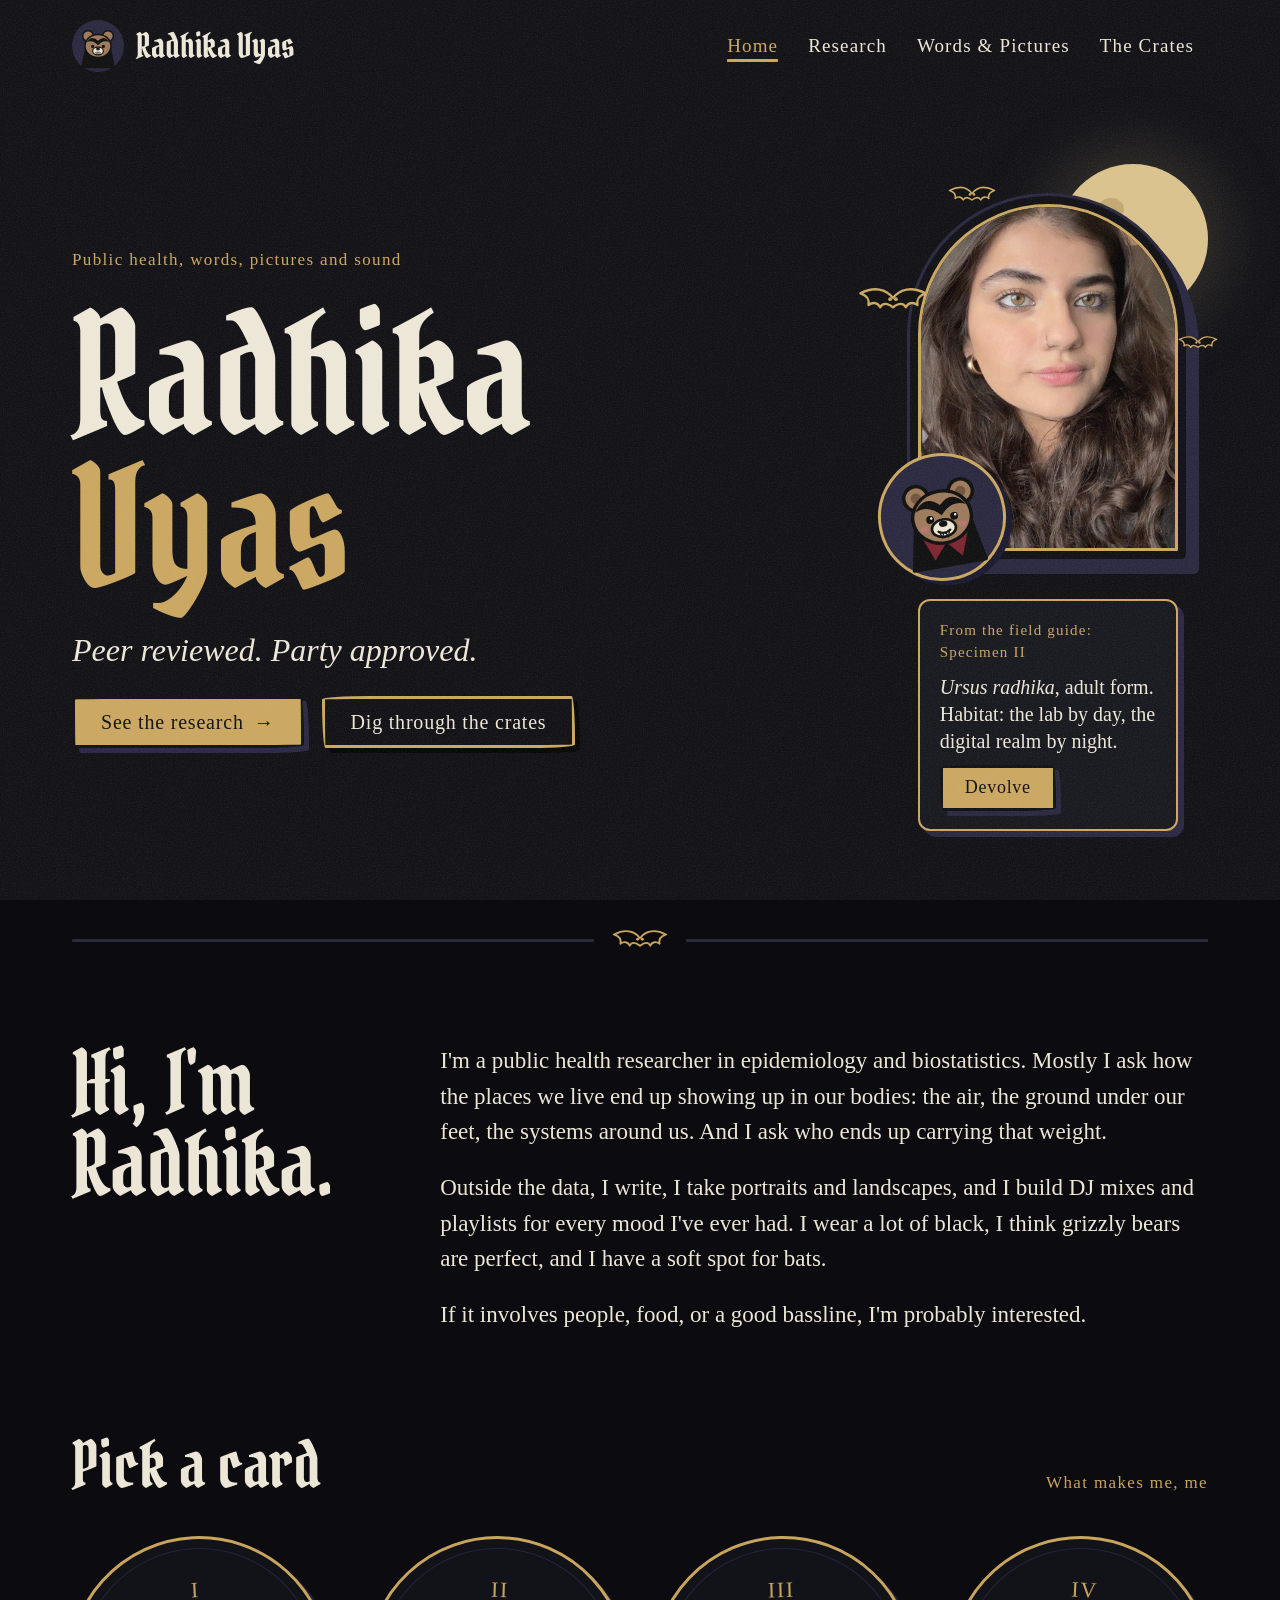
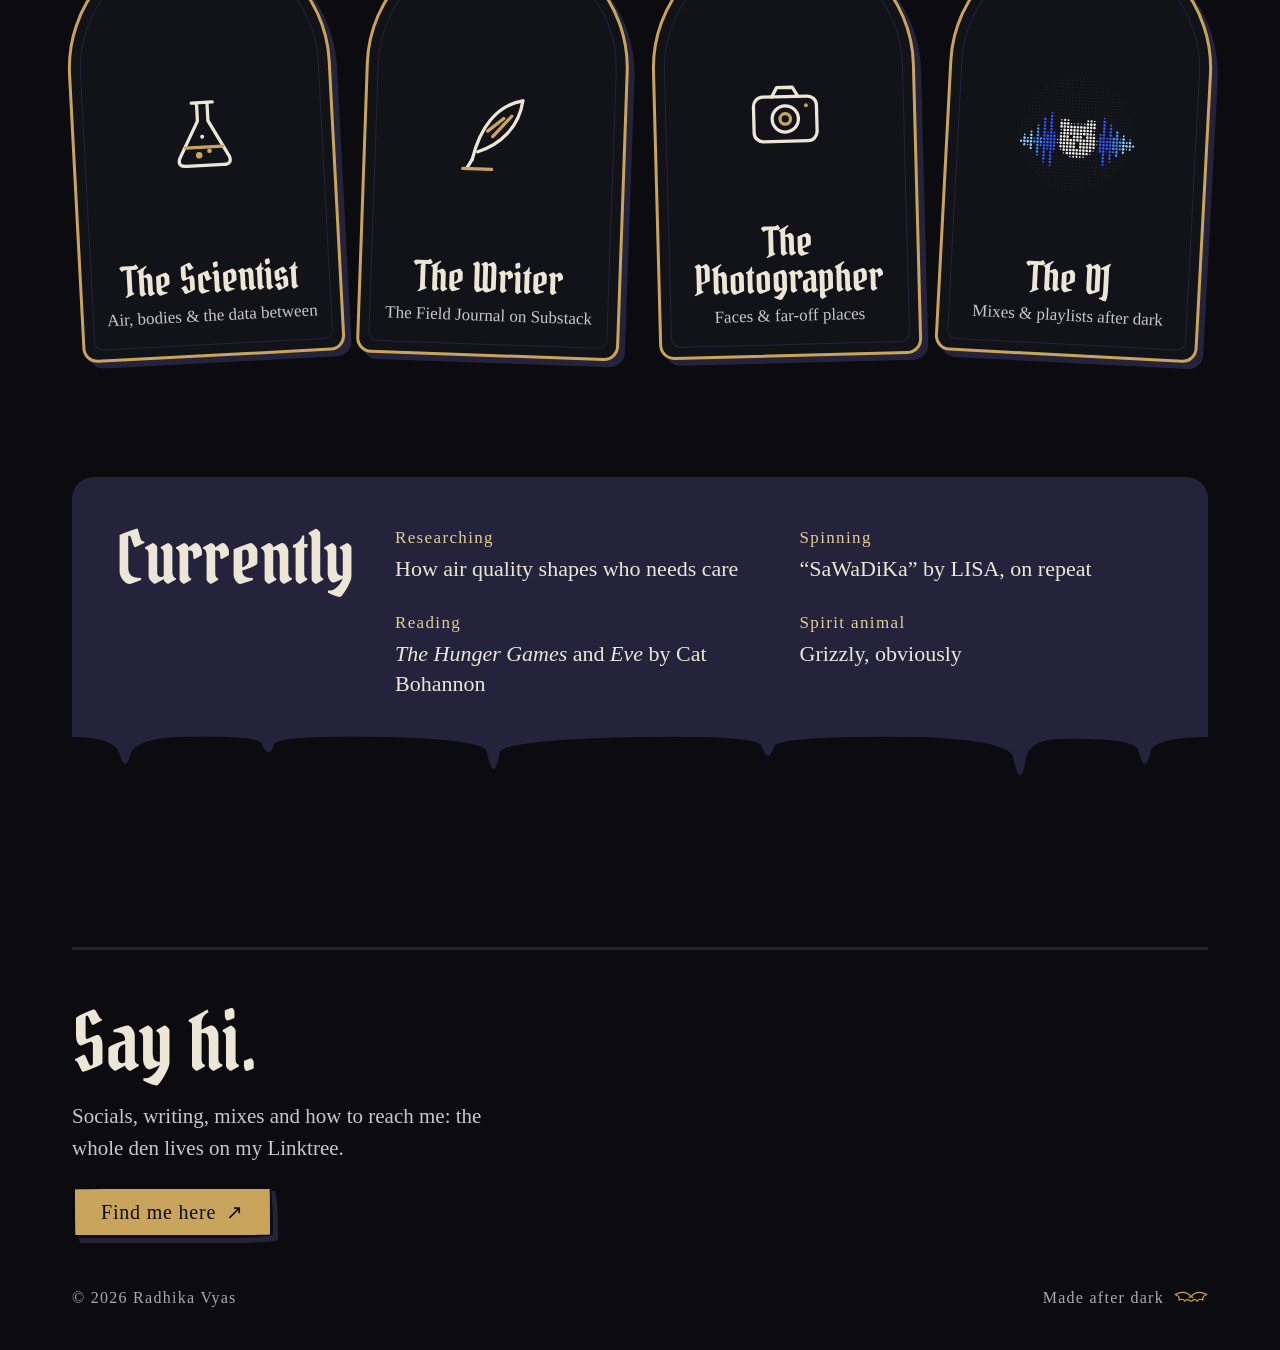
<file: index.html>
<!doctype html>
<html lang="en">
<head>
<meta charset="utf-8">
<meta name="viewport" content="width=device-width, initial-scale=1">
<title>Radhika Vyas | Home</title>
<meta name="description" content="Radhika Vyas: public health researcher, writer, photographer and DJ (aka Kodiak Kortex). Peer reviewed. Party approved.">
<meta name="theme-color" content="#0B0B10">
<link rel="icon" href="assets/img/favicon.svg" type="image/svg+xml">
<link rel="canonical" href="https://radhika-vyas.github.io/">
<meta property="og:type" content="website">
<meta property="og:title" content="Radhika Vyas | Home">
<meta property="og:description" content="Radhika Vyas: public health researcher, writer, photographer and DJ (aka Kodiak Kortex). Peer reviewed. Party approved.">
<meta property="og:url" content="https://radhika-vyas.github.io/">
<meta property="og:image" content="https://radhika-vyas.github.io/assets/img/social-preview.jpg">
<meta name="twitter:card" content="summary_large_image">
<link rel="preconnect" href="https://fonts.googleapis.com">
<link rel="preconnect" href="https://fonts.gstatic.com" crossorigin>
<link href="https://fonts.googleapis.com/css2?family=IM+Fell+English:ital@0;1&amp;family=IM+Fell+English+SC&amp;family=Pirata+One&amp;display=swap" rel="stylesheet">
<link rel="stylesheet" href="assets/css/style.css?v=5">
</head>
<body>
<a class="skip" href="#main">Skip to content</a>
<svg class="grain" aria-hidden="true"><filter id="grain"><feTurbulence type="fractalNoise" baseFrequency="0.8" numOctaves="2" stitchTiles="stitch"/><feColorMatrix type="saturate" values="0"/></filter><rect width="100%" height="100%" filter="url(#grain)"/></svg>
<div class="wrap">
<header class="site-header">
<a class="brand" href="index.html" aria-label="Radhika Vyas, home"><span class="bearbadge"><svg width="46" height="46" viewBox="0 0 120 120" aria-hidden="true"><polygon points="18,116 28,66 60,88 92,66 102,116" fill="#0A0A0A" stroke="#0A0A0A" stroke-width="4" stroke-linejoin="round"/><circle cx="34" cy="34" r="14" fill="#9A7656" stroke="#0A0A0A" stroke-width="4"/><circle cx="86" cy="34" r="14" fill="#9A7656" stroke="#0A0A0A" stroke-width="4"/><ellipse cx="60" cy="60" rx="34" ry="30" fill="#9A7656" stroke="#0A0A0A" stroke-width="4"/><path d="M30 50 Q44 30 60 46 Q76 30 90 50 Q74 42 60 58 Q46 42 30 50 Z" fill="#0A0A0A"/><ellipse cx="60" cy="73" rx="14" ry="10" fill="#EDE4CF" stroke="#0A0A0A" stroke-width="3"/><ellipse cx="60" cy="68" rx="5" ry="3.5" fill="#0A0A0A"/><circle cx="46" cy="61" r="4" fill="#0A0A0A"/><circle cx="74" cy="61" r="4" fill="#0A0A0A"/><path d="M54 76 L56.5 83 L59 76 Z M61 76 L63.5 83 L66 76 Z" fill="#FFFFFF" stroke="#0A0A0A" stroke-width="1.5" stroke-linejoin="round"/></svg></span><span class="display brand-name">Radhika Vyas</span></a>
<nav class="nav" aria-label="Main">
<a class="navlink" href="index.html" aria-current="page"><svg class="bat" viewBox="0 0 60 30" aria-hidden="true"><path d="M30 12 C24 4 14 2 2 8 C8 10 10 14 9 18 C13 15 17 16 19 20 C21 16 25 16 30 20 C35 16 39 16 41 20 C43 16 47 15 51 18 C50 14 52 10 58 8 C46 2 36 4 30 12 Z" fill="#0A0A0A" stroke="#C9A45C" stroke-width="2" stroke-linejoin="round"/><circle cx="27.5" cy="13" r="1.6" fill="#C9A45C"/><circle cx="32.5" cy="13" r="1.6" fill="#C9A45C"/></svg>Home</a>
<a class="navlink" href="research.html"><svg class="bat" viewBox="0 0 60 30" aria-hidden="true"><path d="M30 12 C24 4 14 2 2 8 C8 10 10 14 9 18 C13 15 17 16 19 20 C21 16 25 16 30 20 C35 16 39 16 41 20 C43 16 47 15 51 18 C50 14 52 10 58 8 C46 2 36 4 30 12 Z" fill="#0A0A0A" stroke="#C9A45C" stroke-width="2" stroke-linejoin="round"/><circle cx="27.5" cy="13" r="1.6" fill="#C9A45C"/><circle cx="32.5" cy="13" r="1.6" fill="#C9A45C"/></svg>Research</a>
<a class="navlink" href="words-and-pictures.html"><svg class="bat" viewBox="0 0 60 30" aria-hidden="true"><path d="M30 12 C24 4 14 2 2 8 C8 10 10 14 9 18 C13 15 17 16 19 20 C21 16 25 16 30 20 C35 16 39 16 41 20 C43 16 47 15 51 18 C50 14 52 10 58 8 C46 2 36 4 30 12 Z" fill="#0A0A0A" stroke="#C9A45C" stroke-width="2" stroke-linejoin="round"/><circle cx="27.5" cy="13" r="1.6" fill="#C9A45C"/><circle cx="32.5" cy="13" r="1.6" fill="#C9A45C"/></svg>Words &amp; Pictures</a>
<a class="navlink" href="crates.html"><svg class="bat" viewBox="0 0 60 30" aria-hidden="true"><path d="M30 12 C24 4 14 2 2 8 C8 10 10 14 9 18 C13 15 17 16 19 20 C21 16 25 16 30 20 C35 16 39 16 41 20 C43 16 47 15 51 18 C50 14 52 10 58 8 C46 2 36 4 30 12 Z" fill="#0A0A0A" stroke="#C9A45C" stroke-width="2" stroke-linejoin="round"/><circle cx="27.5" cy="13" r="1.6" fill="#C9A45C"/><circle cx="32.5" cy="13" r="1.6" fill="#C9A45C"/></svg>The Crates</a>
</nav>
</header>
<main id="main">
<section class="hero">
<div class="hero-text">
<p class="sc accent">Public health, words, pictures and sound</p>
<h1 class="display hero-title">Radhika<br><span class="accent">Vyas</span></h1>
<p class="tagline">Peer reviewed. Party approved.</p>
<div class="btn-row">
<a class="btn" href="research.html">See the research <span aria-hidden="true">→</span></a>
<a class="btn btn-ghost" href="crates.html">Dig through the crates</a>
</div>
</div>

<div class="hero-art">
<div class="moon" aria-hidden="true"><span></span><span></span><span></span></div>
<div class="portrait-wrap">
<div class="portrait" id="portrait">
<img id="portrait-now" src="assets/img/radhika-now.jpg" width="1600" height="900" alt="Radhika today: long dark curls, gold hoops and a black leather jacket">
<img id="portrait-kid" src="assets/img/radhika-kid.jpg" width="1200" height="900" alt="Radhika as a kid in pigtails and glasses, claws up, mid-growl" hidden>
</div>
<svg class="bob bat-a" width="70" height="35" viewBox="0 0 60 30" aria-hidden="true"><path d="M30 12 C24 4 14 2 2 8 C8 10 10 14 9 18 C13 15 17 16 19 20 C21 16 25 16 30 20 C35 16 39 16 41 20 C43 16 47 15 51 18 C50 14 52 10 58 8 C46 2 36 4 30 12 Z" fill="#0A0A0A" stroke="#C9A45C" stroke-width="2" stroke-linejoin="round"/><circle cx="27.5" cy="13" r="1.6" fill="#C9A45C"/><circle cx="32.5" cy="13" r="1.6" fill="#C9A45C"/></svg>
<svg class="bob2 bat-b" width="48" height="24" viewBox="0 0 60 30" aria-hidden="true"><path d="M30 12 C24 4 14 2 2 8 C8 10 10 14 9 18 C13 15 17 16 19 20 C21 16 25 16 30 20 C35 16 39 16 41 20 C43 16 47 15 51 18 C50 14 52 10 58 8 C46 2 36 4 30 12 Z" fill="#0A0A0A" stroke="#C9A45C" stroke-width="2" stroke-linejoin="round"/><circle cx="27.5" cy="13" r="1.6" fill="#C9A45C"/><circle cx="32.5" cy="13" r="1.6" fill="#C9A45C"/></svg>
<svg class="bob3 bat-c" width="40" height="20" viewBox="0 0 60 30" aria-hidden="true"><path d="M30 12 C24 4 14 2 2 8 C8 10 10 14 9 18 C13 15 17 16 19 20 C21 16 25 16 30 20 C35 16 39 16 41 20 C43 16 47 15 51 18 C50 14 52 10 58 8 C46 2 36 4 30 12 Z" fill="#0A0A0A" stroke="#C9A45C" stroke-width="2" stroke-linejoin="round"/><circle cx="27.5" cy="13" r="1.6" fill="#C9A45C"/><circle cx="32.5" cy="13" r="1.6" fill="#C9A45C"/></svg>
<div class="sticker"><svg width="104" height="104" viewBox="0 0 120 120" role="img" aria-label="A little vampire teddy bear"><polygon points="18,116 28,66 60,88 92,66 102,116" fill="#0A0A0A" stroke="#0A0A0A" stroke-width="4" stroke-linejoin="round"/><polygon points="30,72 60,90 44,108" fill="#7A1F2B"/><polygon points="90,72 60,90 76,108" fill="#7A1F2B"/><circle cx="34" cy="34" r="14" fill="#9A7656" stroke="#0A0A0A" stroke-width="4"/><circle cx="34" cy="34" r="6" fill="#6E5039"/><circle cx="86" cy="34" r="14" fill="#9A7656" stroke="#0A0A0A" stroke-width="4"/><circle cx="86" cy="34" r="6" fill="#6E5039"/><ellipse cx="60" cy="60" rx="34" ry="30" fill="#9A7656" stroke="#0A0A0A" stroke-width="4"/><path d="M30 50 Q44 30 60 46 Q76 30 90 50 Q74 42 60 58 Q46 42 30 50 Z" fill="#0A0A0A"/><ellipse cx="60" cy="73" rx="14" ry="10" fill="#EDE4CF" stroke="#0A0A0A" stroke-width="3"/><ellipse cx="60" cy="68" rx="5" ry="3.5" fill="#0A0A0A"/><circle cx="46" cy="61" r="4.5" fill="#0A0A0A"/><circle cx="47.5" cy="59.5" r="1.4" fill="#FFFFFF"/><circle cx="74" cy="61" r="4.5" fill="#0A0A0A"/><circle cx="75.5" cy="59.5" r="1.4" fill="#FFFFFF"/><ellipse cx="38" cy="71" rx="5" ry="3" fill="#C9707A" opacity=".6"/><ellipse cx="82" cy="71" rx="5" ry="3" fill="#C9707A" opacity=".6"/><path d="M53 76 Q60 81 67 76" fill="none" stroke="#0A0A0A" stroke-width="2.5" stroke-linecap="round"/><path d="M54.5 77.5 L56.5 84 L58.5 78.5 Z M61.5 78.5 L63.5 84 L65.5 77.5 Z" fill="#FFFFFF" stroke="#0A0A0A" stroke-width="1.5" stroke-linejoin="round"/></svg></div>
</div>
<div class="specimen" aria-live="polite">
<span class="sc accent" id="spec-label">From the field guide: Specimen II</span>
<p id="spec-text"><i>Ursus radhika</i>, adult form. Habitat: the lab by day, the digital realm by night.</p>
<button type="button" class="btn btn-sm" id="evolve-btn">Devolve</button>
</div>
</div>
</section>

<div class="divider" aria-hidden="true"><span class="line"></span><svg class="" width="56" height="28" viewBox="0 0 60 30" aria-hidden="true"><path d="M30 12 C24 4 14 2 2 8 C8 10 10 14 9 18 C13 15 17 16 19 20 C21 16 25 16 30 20 C35 16 39 16 41 20 C43 16 47 15 51 18 C50 14 52 10 58 8 C46 2 36 4 30 12 Z" fill="#0A0A0A" stroke="#C9A45C" stroke-width="2" stroke-linejoin="round"/><circle cx="27.5" cy="13" r="1.6" fill="#C9A45C"/><circle cx="32.5" cy="13" r="1.6" fill="#C9A45C"/></svg><span class="line"></span></div>

<section class="about">
<h2 class="display">Hi, I'm<br>Radhika.</h2>
<div class="about-body">
<p>I'm a public health researcher in epidemiology and biostatistics. Mostly I ask how the places we live end up showing up in our bodies: the air, the ground under our feet, the systems around us. And I ask who ends up carrying that weight.</p>
<p>Outside the data, I write, I take portraits and landscapes, and I build DJ mixes and playlists for every mood I've ever had. I wear a lot of black, I think grizzly bears are perfect, and I have a soft spot for bats.</p>
<p>If it involves people, food, or a good bassline, I'm probably interested.</p>
</div>
</section>

<section class="tarot-section">
<div class="section-head">
<h2 class="display">Pick a card</h2>
<span class="sc accent">What makes me, me</span>
</div>
<div class="tarot-grid">
<a class="tarot" href="research.html">
<span class="sc numeral">I</span>
<svg width="84" height="84" viewBox="0 0 64 64" fill="none" stroke="#ECE6D6" stroke-width="2.5" stroke-linecap="round" stroke-linejoin="round" aria-hidden="true"><path d="M24 8 H40 M28 8 V22 L13 50 Q11 56 18 56 H46 Q53 56 51 50 L36 22 V8"/><path d="M18 42 H46" stroke="#C9A45C"/><circle cx="28" cy="48" r="2.5" fill="#C9A45C" stroke="none"/><circle cx="36" cy="45" r="1.8" fill="#C9A45C" stroke="none"/><circle cx="31" cy="34" r="1.5" fill="#ECE6D6" stroke="none"/></svg>
<span class="tarot-text"><span class="display name">The Scientist</span><span class="blurb">Air, bodies &amp; the data between</span></span>
</a>
<a class="tarot" href="words-and-pictures.html">
<span class="sc numeral">II</span>
<svg width="84" height="84" viewBox="0 0 64 64" fill="none" stroke="#ECE6D6" stroke-width="2.5" stroke-linecap="round" stroke-linejoin="round" aria-hidden="true"><path d="M52 6 C32 10 20 28 15 52"/><path d="M52 6 C50 26 36 40 19 46"/><path d="M38 20 L26 30 M44 18 L30 34" stroke="#C9A45C"/><path d="M15 52 L11 59"/><path d="M8 59 H30" stroke="#C9A45C"/></svg>
<span class="tarot-text"><span class="display name">The Writer</span><span class="blurb">The Field Journal on Substack</span></span>
</a>
<a class="tarot" href="words-and-pictures.html#pictures">
<span class="sc numeral">III</span>
<svg width="84" height="84" viewBox="0 0 64 64" fill="none" stroke="#ECE6D6" stroke-width="2.5" stroke-linecap="round" stroke-linejoin="round" aria-hidden="true"><path d="M22 18 L26 11 H38 L42 18"/><rect x="8" y="18" width="48" height="34" rx="7"/><circle cx="32" cy="35" r="10"/><circle cx="32" cy="35" r="4" stroke="#C9A45C"/><circle cx="48" cy="25" r="1.5" fill="#C9A45C" stroke="none"/></svg>
<span class="tarot-text"><span class="display name">The Photographer</span><span class="blurb">Faces &amp; far-off places</span></span>
</a>
<a class="tarot" href="crates.html">
<span class="sc numeral">IV</span>
<img src="assets/img/kodiak-kortex-mark.svg" width="132" height="132" alt="">
<span class="tarot-text"><span class="display name">The DJ</span><span class="blurb">Mixes &amp; playlists after dark</span></span>
</a>
</div>
</section>

<section class="drip-panel">
<div class="panel">
<h2 class="display">Currently</h2>
<dl>
<div><dt class="sc">Researching</dt><dd>How air quality shapes who needs care</dd></div>
<div><dt class="sc">Spinning</dt><dd>“SaWaDiKa” by LISA, on repeat</dd></div>
<div><dt class="sc">Reading</dt><dd><i>The Hunger Games</i> and <i>Eve</i> by Cat Bohannon</dd></div>
<div><dt class="sc">Spirit animal</dt><dd>Grizzly, obviously</dd></div>
</dl>
</div>
<svg class="drip" aria-hidden="true" viewBox="0 0 1200 70" preserveAspectRatio="none"><path d="M0 0 H1200 V10 Q1150 10 1140 22 Q1134 52 1126 22 Q1118 10 1040 12 Q1012 14 1008 30 Q1002 66 994 30 Q990 14 900 10 Q760 8 742 18 Q736 40 728 18 Q720 8 600 10 Q470 12 452 24 Q446 60 438 24 Q432 12 330 10 Q230 8 214 16 Q208 34 200 16 Q192 8 110 10 Q70 12 62 26 Q56 48 50 26 Q44 10 0 10 Z"/></svg>
</section>
</main>
<footer class="site-footer">
<div class="footer-main">
<h2 class="display">Say hi.</h2>
<p>Socials, writing, mixes and how to reach me: the whole den lives on my Linktree.</p>
<a class="btn" href="https://linktr.ee/radhikavyas" target="_blank" rel="noopener">Find me here <span aria-hidden="true">↗</span></a>
</div>
<div class="footer-meta sc">
<span>© 2026 Radhika Vyas</span>
<span>Made after dark <svg class="" width="34" height="17" viewBox="0 0 60 30" aria-hidden="true"><path d="M30 12 C24 4 14 2 2 8 C8 10 10 14 9 18 C13 15 17 16 19 20 C21 16 25 16 30 20 C35 16 39 16 41 20 C43 16 47 15 51 18 C50 14 52 10 58 8 C46 2 36 4 30 12 Z" fill="#0A0A0A" stroke="#C9A45C" stroke-width="2" stroke-linejoin="round"/><circle cx="27.5" cy="13" r="1.6" fill="#C9A45C"/><circle cx="32.5" cy="13" r="1.6" fill="#C9A45C"/></svg></span>
</div>
</footer>
</div>
<script src="assets/js/main.js?v=4"></script>
</body>
</html>
</file>
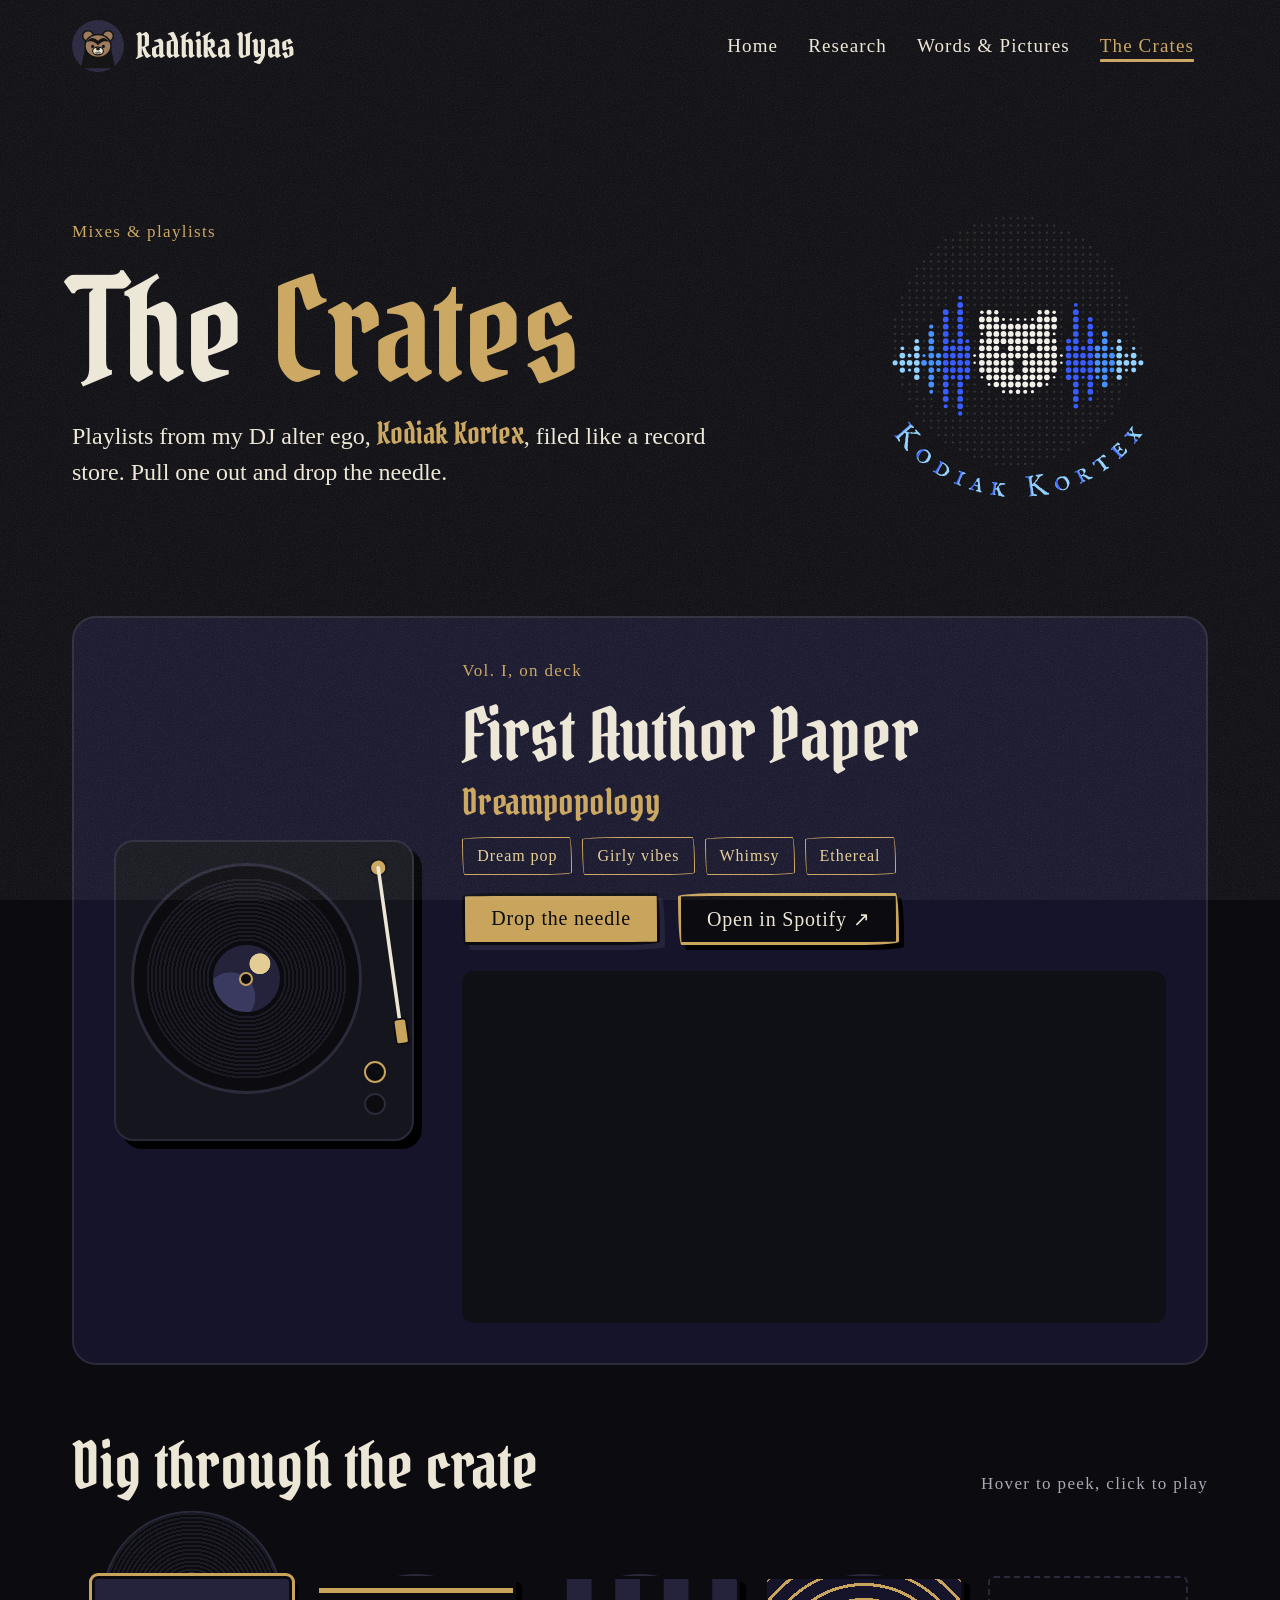
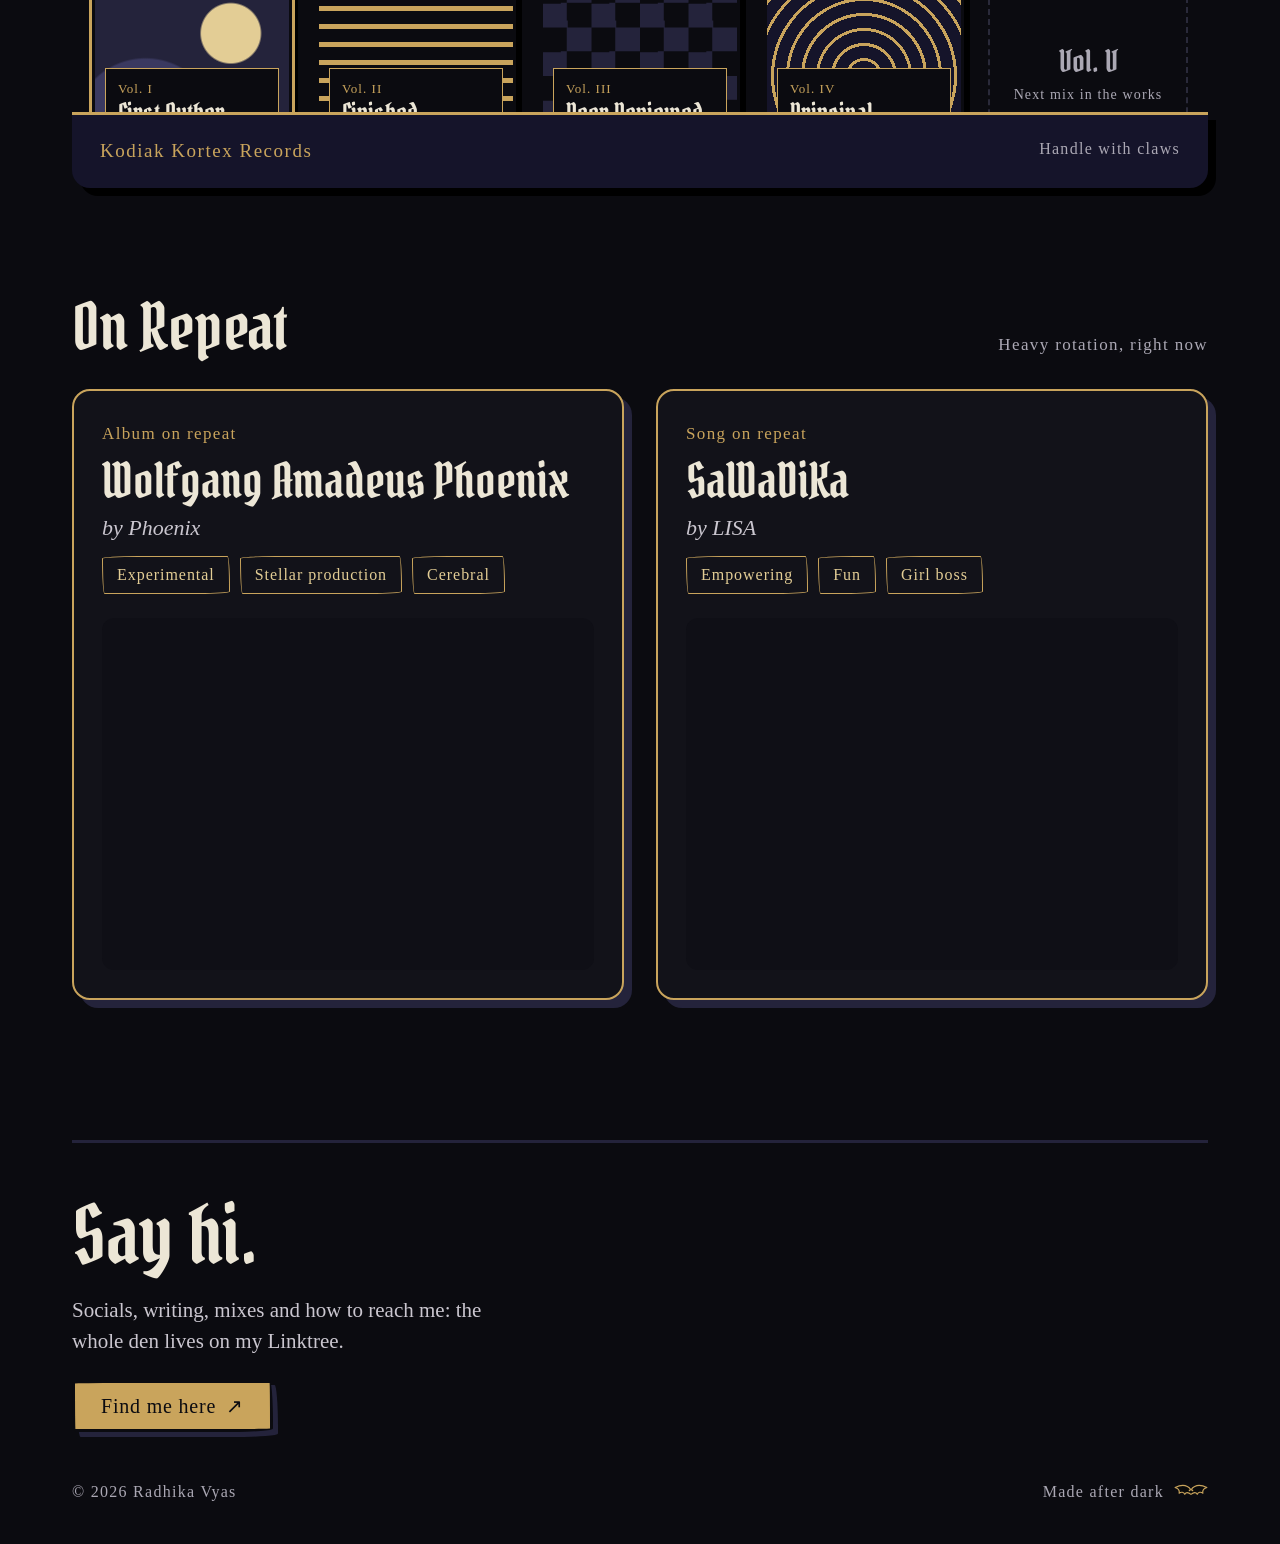
<file: crates.html>
<!doctype html>
<html lang="en">
<head>
<meta charset="utf-8">
<meta name="viewport" content="width=device-width, initial-scale=1">
<title>Radhika Vyas | The Crates</title>
<meta name="description" content="Playlists by Kodiak Kortex, Radhika Vyas's DJ alter ego, filed like a record store.">
<meta name="theme-color" content="#0B0B10">
<link rel="icon" href="assets/img/favicon.svg" type="image/svg+xml">
<link rel="canonical" href="https://radhika-vyas.github.io/crates.html">
<meta property="og:type" content="website">
<meta property="og:title" content="Radhika Vyas | The Crates">
<meta property="og:description" content="Playlists by Kodiak Kortex, Radhika Vyas's DJ alter ego, filed like a record store.">
<meta property="og:url" content="https://radhika-vyas.github.io/crates.html">
<meta property="og:image" content="https://radhika-vyas.github.io/assets/img/social-preview.jpg">
<meta name="twitter:card" content="summary_large_image">
<link rel="preconnect" href="https://fonts.googleapis.com">
<link rel="preconnect" href="https://fonts.gstatic.com" crossorigin>
<link href="https://fonts.googleapis.com/css2?family=IM+Fell+English:ital@0;1&amp;family=IM+Fell+English+SC&amp;family=Pirata+One&amp;display=swap" rel="stylesheet">
<link rel="stylesheet" href="assets/css/style.css?v=5">
</head>
<body>
<a class="skip" href="#main">Skip to content</a>
<svg class="grain" aria-hidden="true"><filter id="grain"><feTurbulence type="fractalNoise" baseFrequency="0.8" numOctaves="2" stitchTiles="stitch"/><feColorMatrix type="saturate" values="0"/></filter><rect width="100%" height="100%" filter="url(#grain)"/></svg>
<div class="wrap">
<header class="site-header">
<a class="brand" href="index.html" aria-label="Radhika Vyas, home"><span class="bearbadge"><svg width="46" height="46" viewBox="0 0 120 120" aria-hidden="true"><polygon points="18,116 28,66 60,88 92,66 102,116" fill="#0A0A0A" stroke="#0A0A0A" stroke-width="4" stroke-linejoin="round"/><circle cx="34" cy="34" r="14" fill="#9A7656" stroke="#0A0A0A" stroke-width="4"/><circle cx="86" cy="34" r="14" fill="#9A7656" stroke="#0A0A0A" stroke-width="4"/><ellipse cx="60" cy="60" rx="34" ry="30" fill="#9A7656" stroke="#0A0A0A" stroke-width="4"/><path d="M30 50 Q44 30 60 46 Q76 30 90 50 Q74 42 60 58 Q46 42 30 50 Z" fill="#0A0A0A"/><ellipse cx="60" cy="73" rx="14" ry="10" fill="#EDE4CF" stroke="#0A0A0A" stroke-width="3"/><ellipse cx="60" cy="68" rx="5" ry="3.5" fill="#0A0A0A"/><circle cx="46" cy="61" r="4" fill="#0A0A0A"/><circle cx="74" cy="61" r="4" fill="#0A0A0A"/><path d="M54 76 L56.5 83 L59 76 Z M61 76 L63.5 83 L66 76 Z" fill="#FFFFFF" stroke="#0A0A0A" stroke-width="1.5" stroke-linejoin="round"/></svg></span><span class="display brand-name">Radhika Vyas</span></a>
<nav class="nav" aria-label="Main">
<a class="navlink" href="index.html"><svg class="bat" viewBox="0 0 60 30" aria-hidden="true"><path d="M30 12 C24 4 14 2 2 8 C8 10 10 14 9 18 C13 15 17 16 19 20 C21 16 25 16 30 20 C35 16 39 16 41 20 C43 16 47 15 51 18 C50 14 52 10 58 8 C46 2 36 4 30 12 Z" fill="#0A0A0A" stroke="#C9A45C" stroke-width="2" stroke-linejoin="round"/><circle cx="27.5" cy="13" r="1.6" fill="#C9A45C"/><circle cx="32.5" cy="13" r="1.6" fill="#C9A45C"/></svg>Home</a>
<a class="navlink" href="research.html"><svg class="bat" viewBox="0 0 60 30" aria-hidden="true"><path d="M30 12 C24 4 14 2 2 8 C8 10 10 14 9 18 C13 15 17 16 19 20 C21 16 25 16 30 20 C35 16 39 16 41 20 C43 16 47 15 51 18 C50 14 52 10 58 8 C46 2 36 4 30 12 Z" fill="#0A0A0A" stroke="#C9A45C" stroke-width="2" stroke-linejoin="round"/><circle cx="27.5" cy="13" r="1.6" fill="#C9A45C"/><circle cx="32.5" cy="13" r="1.6" fill="#C9A45C"/></svg>Research</a>
<a class="navlink" href="words-and-pictures.html"><svg class="bat" viewBox="0 0 60 30" aria-hidden="true"><path d="M30 12 C24 4 14 2 2 8 C8 10 10 14 9 18 C13 15 17 16 19 20 C21 16 25 16 30 20 C35 16 39 16 41 20 C43 16 47 15 51 18 C50 14 52 10 58 8 C46 2 36 4 30 12 Z" fill="#0A0A0A" stroke="#C9A45C" stroke-width="2" stroke-linejoin="round"/><circle cx="27.5" cy="13" r="1.6" fill="#C9A45C"/><circle cx="32.5" cy="13" r="1.6" fill="#C9A45C"/></svg>Words &amp; Pictures</a>
<a class="navlink" href="crates.html" aria-current="page"><svg class="bat" viewBox="0 0 60 30" aria-hidden="true"><path d="M30 12 C24 4 14 2 2 8 C8 10 10 14 9 18 C13 15 17 16 19 20 C21 16 25 16 30 20 C35 16 39 16 41 20 C43 16 47 15 51 18 C50 14 52 10 58 8 C46 2 36 4 30 12 Z" fill="#0A0A0A" stroke="#C9A45C" stroke-width="2" stroke-linejoin="round"/><circle cx="27.5" cy="13" r="1.6" fill="#C9A45C"/><circle cx="32.5" cy="13" r="1.6" fill="#C9A45C"/></svg>The Crates</a>
</nav>
</header>
<main id="main">
<section class="crates-hero">
<div class="page-intro">
<p class="sc accent">Mixes &amp; playlists</p>
<h1 class="display page-title">The <span class="accent">Crates</span></h1>
<p class="lede">Playlists from my DJ alter ego, <span class="display accent" style="font-size: 30px">Kodiak Kortex</span>, filed like a record store. Pull one out and drop the needle.</p>
</div>
<div class="dj">
<img class="kk-badge" src="assets/img/kodiak-kortex-badge.svg" width="460" height="460" alt="Kodiak Kortex logo: a dot-matrix sound wave in shades of blue with a small bear head in the middle, the name curving along the bottom">
</div>
</section>

<section class="deck" aria-label="Turntable">
<div class="deck-left">
<div class="plinth">
<div class="platter">
<div class="record" id="record">
<div class="disc-label art-1" id="disc-label"></div>
<div class="spindle"></div>
</div>
</div>
<div class="arm" id="arm" aria-hidden="true">
<svg viewBox="0 0 20 220" preserveAspectRatio="xMidYMin meet"><circle cx="10" cy="12" r="9" fill="#C9A45C" stroke="#0B0B10" stroke-width="2"/><path d="M10 12 V188" stroke="#ECE6D6" stroke-width="4" stroke-linecap="round"/><rect x="3" y="184" width="14" height="28" rx="3" fill="#C9A45C" stroke="#0B0B10" stroke-width="2"/></svg>
</div>
<div class="knobs" aria-hidden="true"><span></span><span></span></div>
</div>
</div>
<div class="deck-right" aria-live="polite">
<p class="sc accent" id="now-label">Vol. I, on deck</p>
<h2 class="display deck-title" id="deck-title">First Author Paper</h2>
<p class="display deck-sub" id="deck-sub">Dreampopology</p>
<ul class="vibes" id="vibes" aria-label="Vibes"><li>Dream pop</li><li>Girly vibes</li><li>Whimsy</li><li>Ethereal</li></ul>
<div class="btn-row">
<button type="button" class="btn" id="play-btn">Drop the needle</button>
<a class="btn btn-ghost" id="open-spotify" href="https://open.spotify.com/playlist/19qhPVuVCJZ8n0MrYZSQZl" target="_blank" rel="noopener">Open in Spotify ↗</a>
</div>
<div class="spotify" id="spotify-embed">
<noscript><iframe title="Spotify player" src="https://open.spotify.com/embed/playlist/19qhPVuVCJZ8n0MrYZSQZl?utm_source=generator&amp;theme=0" loading="lazy" allow="autoplay; clipboard-write; encrypted-media; fullscreen; picture-in-picture"></iframe></noscript>
</div>
</div>
</section>

<section class="crate-section" aria-labelledby="crate-title">
<div class="crate-head">
<h2 class="display" id="crate-title">Dig through the crate</h2>
<span class="sc muted">Hover to peek, click to play</span>
</div>
<div class="crate" id="crate">
<div class="slot">
<button type="button" class="sleeve-btn" aria-pressed="true" aria-label="Play First Author Paper: Dreampopology" data-vol="I" data-id="19qhPVuVCJZ8n0MrYZSQZl" data-title="First Author Paper" data-sub="Dreampopology" data-art="art-1" data-tags="Dream pop|Girly vibes|Whimsy|Ethereal">
<span class="vinyl" aria-hidden="true"></span>
<span class="sleeve art-1"><span class="plate"><span class="sc">Vol. I</span><span class="display">First Author Paper</span></span></span>
</button>
</div>
<div class="slot">
<button type="button" class="sleeve-btn" aria-pressed="false" aria-label="Play Finished Manuscript" data-vol="II" data-id="0ldtIb6WP0hvQwZCxm5jq4" data-title="Finished Manuscript" data-sub="" data-art="art-2" data-tags="Dramatic|Experimental|Nostalgia">
<span class="vinyl" aria-hidden="true"></span>
<span class="sleeve art-2"><span class="plate"><span class="sc">Vol. II</span><span class="display">Finished Manuscript</span></span></span>
</button>
</div>
<div class="slot">
<button type="button" class="sleeve-btn" aria-pressed="false" aria-label="Play Peer Reviewed Journal" data-vol="III" data-id="5pbiZzEoX9FASij7cXMuFQ" data-title="Peer Reviewed Journal" data-sub="" data-art="art-3" data-tags="Party|Dance|House party|Upbeat">
<span class="vinyl" aria-hidden="true"></span>
<span class="sleeve art-3"><span class="plate"><span class="sc">Vol. III</span><span class="display">Peer Reviewed Journal</span></span></span>
</button>
</div>
<div class="slot">
<button type="button" class="sleeve-btn" aria-pressed="false" aria-label="Play Principal Investigator" data-vol="IV" data-id="5Q2W5CFktpEBJPDGR1p9rL" data-title="Principal Investigator" data-sub="" data-art="art-4" data-tags="K-pop|2010s grunge|Heavy listens">
<span class="vinyl" aria-hidden="true"></span>
<span class="sleeve art-4"><span class="plate"><span class="sc">Vol. IV</span><span class="display">Principal Investigator</span></span></span>
</button>
</div>
<div class="slot">
<div class="slot-empty"><span class="display muted" style="font-size: 30px">Vol. V</span><span class="sc muted" style="font-size: 14px">Next mix in the works</span></div>
</div>
</div>
<div class="crate-lip">
<span class="sc accent" style="font-size: 19px">Kodiak Kortex Records</span>
<span class="sc muted" style="font-size: 16px">Handle with claws</span>
</div>
</section>

<section class="repeat-section" aria-labelledby="repeat-title">
<div class="crate-head">
<h2 class="display" id="repeat-title">On Repeat</h2>
<span class="sc muted">Heavy rotation, right now</span>
</div>
<div class="repeat-grid">
<article class="repeat-card">
<p class="sc accent">Album on repeat</p>
<h3 class="display repeat-title">Wolfgang Amadeus Phoenix</h3>
<p class="repeat-artist">by Phoenix</p>
<ul class="vibes" aria-label="Vibes"><li>Experimental</li><li>Stellar production</li><li>Cerebral</li></ul>
<div class="repeat-player">
<iframe title="Spotify player: Wolfgang Amadeus Phoenix by Phoenix" src="https://open.spotify.com/embed/album/7g4qoHjkYvfFkXJEZCjtc1?utm_source=generator&amp;theme=0" loading="lazy" allow="autoplay; clipboard-write; encrypted-media; fullscreen; picture-in-picture"></iframe>
</div>
</article>
<article class="repeat-card">
<p class="sc accent">Song on repeat</p>
<h3 class="display repeat-title">SaWaDiKa</h3>
<p class="repeat-artist">by LISA</p>
<ul class="vibes" aria-label="Vibes"><li>Empowering</li><li>Fun</li><li>Girl boss</li></ul>
<div class="repeat-player">
<iframe title="Spotify player: SaWaDiKa by LISA" src="https://open.spotify.com/embed/track/1VWiDyYTrqQhhmnWANWkFa?utm_source=generator&amp;theme=0" loading="lazy" allow="autoplay; clipboard-write; encrypted-media; fullscreen; picture-in-picture"></iframe>
</div>
</article>
</div>
</section>
</main>
<footer class="site-footer">
<div class="footer-main">
<h2 class="display">Say hi.</h2>
<p>Socials, writing, mixes and how to reach me: the whole den lives on my Linktree.</p>
<a class="btn" href="https://linktr.ee/radhikavyas" target="_blank" rel="noopener">Find me here <span aria-hidden="true">↗</span></a>
</div>
<div class="footer-meta sc">
<span>© 2026 Radhika Vyas</span>
<span>Made after dark <svg class="" width="34" height="17" viewBox="0 0 60 30" aria-hidden="true"><path d="M30 12 C24 4 14 2 2 8 C8 10 10 14 9 18 C13 15 17 16 19 20 C21 16 25 16 30 20 C35 16 39 16 41 20 C43 16 47 15 51 18 C50 14 52 10 58 8 C46 2 36 4 30 12 Z" fill="#0A0A0A" stroke="#C9A45C" stroke-width="2" stroke-linejoin="round"/><circle cx="27.5" cy="13" r="1.6" fill="#C9A45C"/><circle cx="32.5" cy="13" r="1.6" fill="#C9A45C"/></svg></span>
</div>
</footer>
</div>
<script src="assets/js/main.js?v=4"></script>
</body>
</html>
</file>
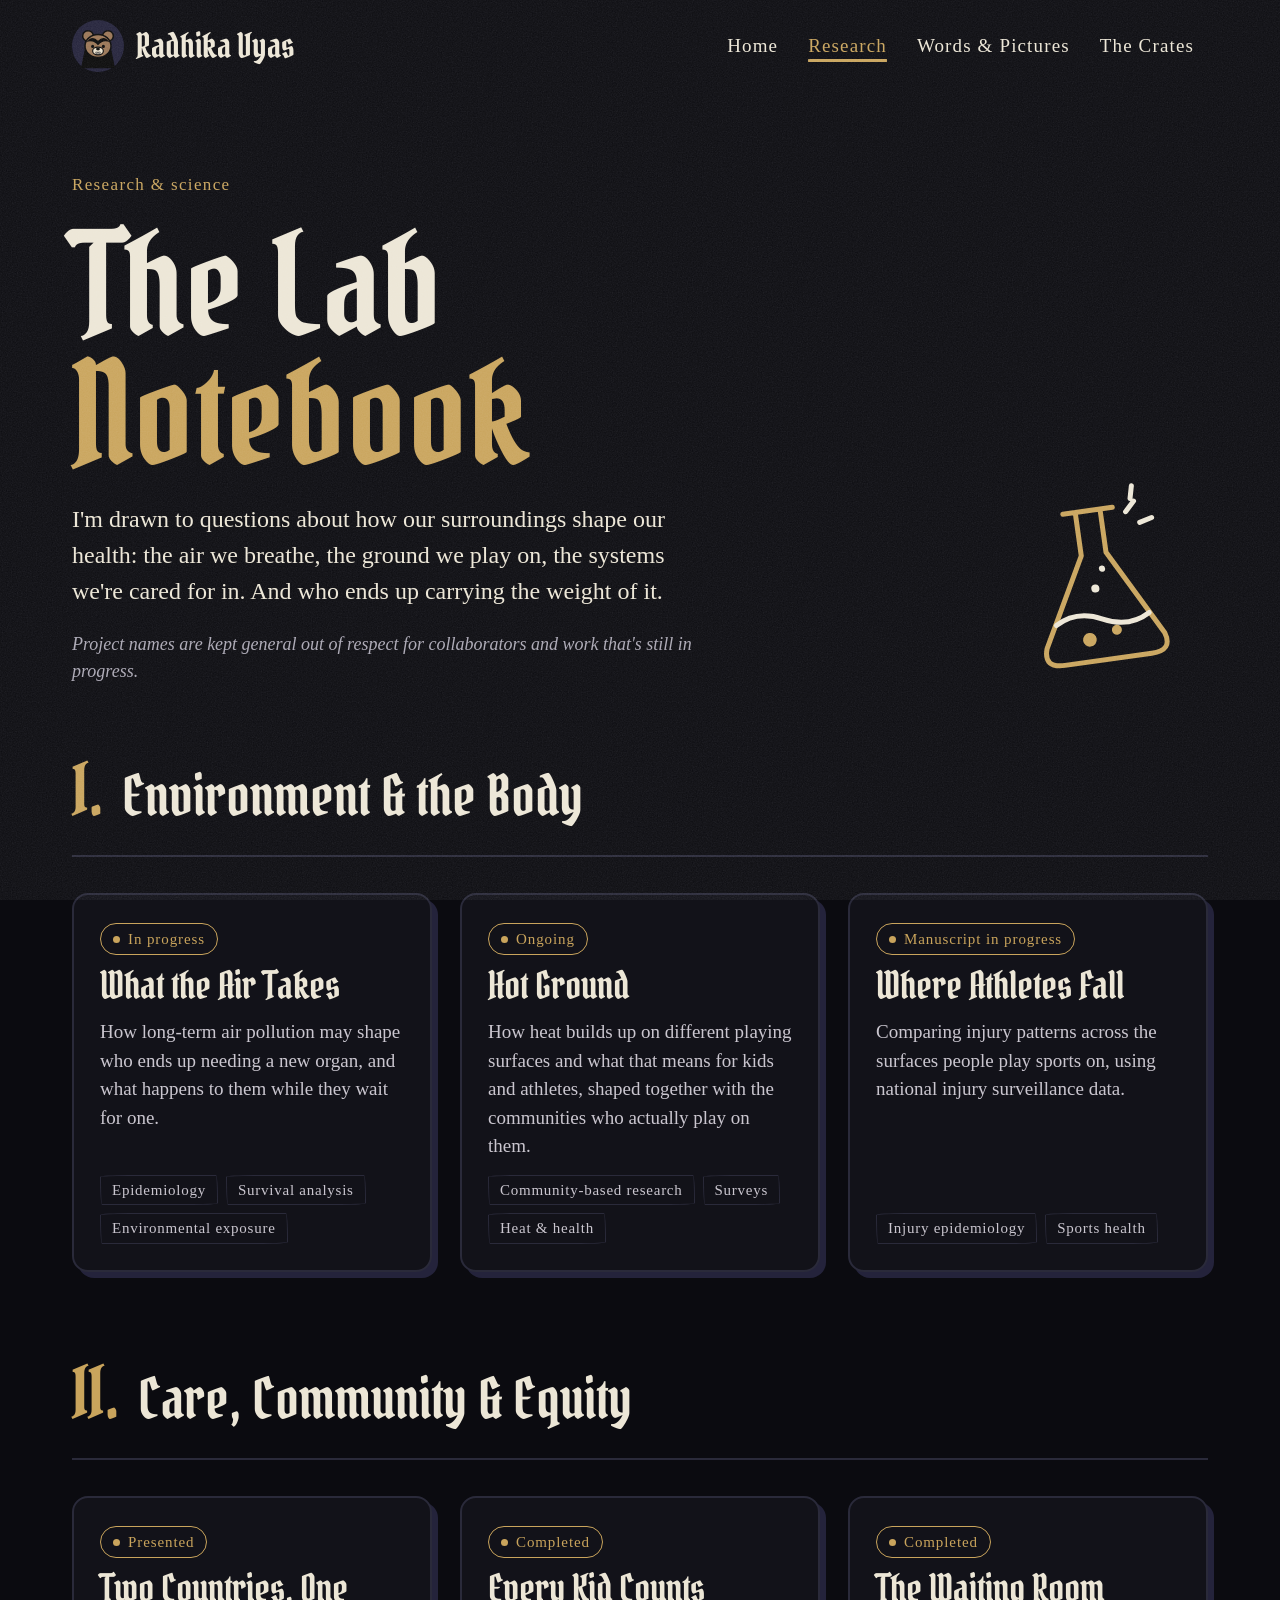
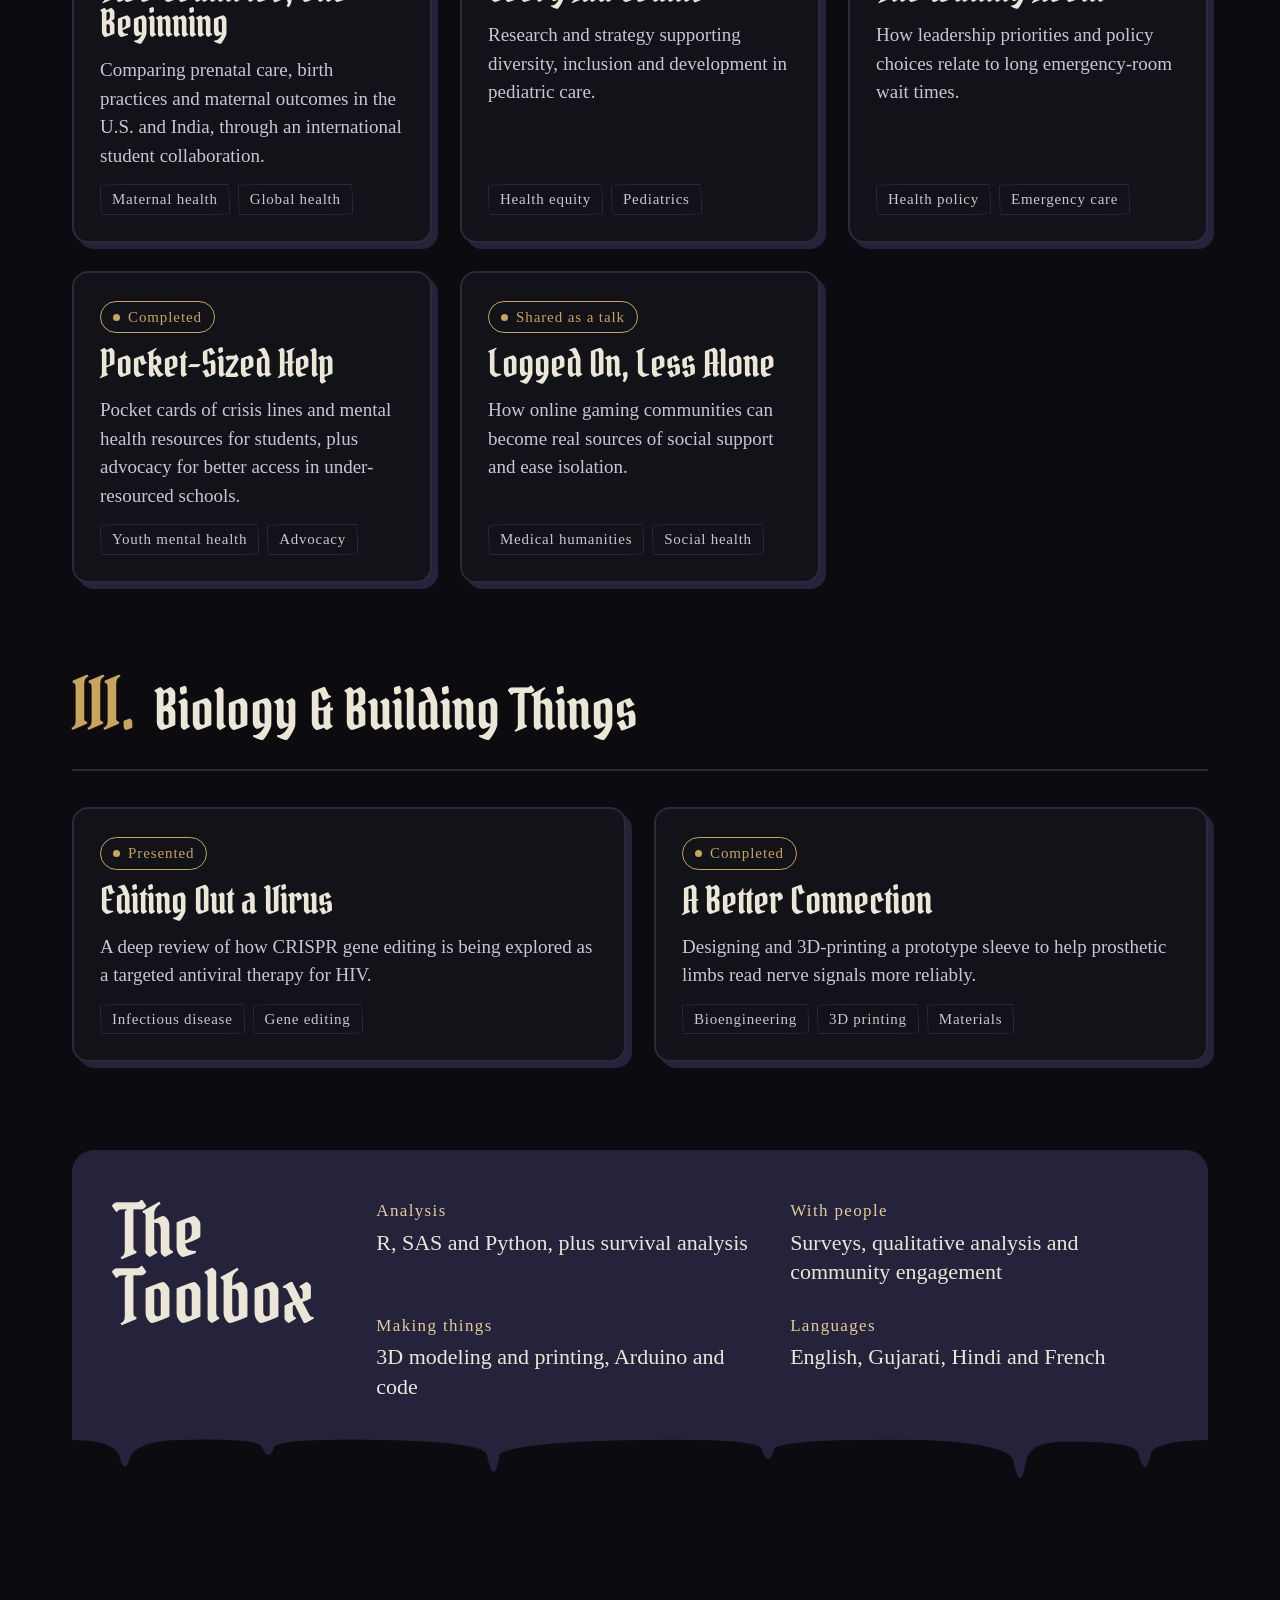
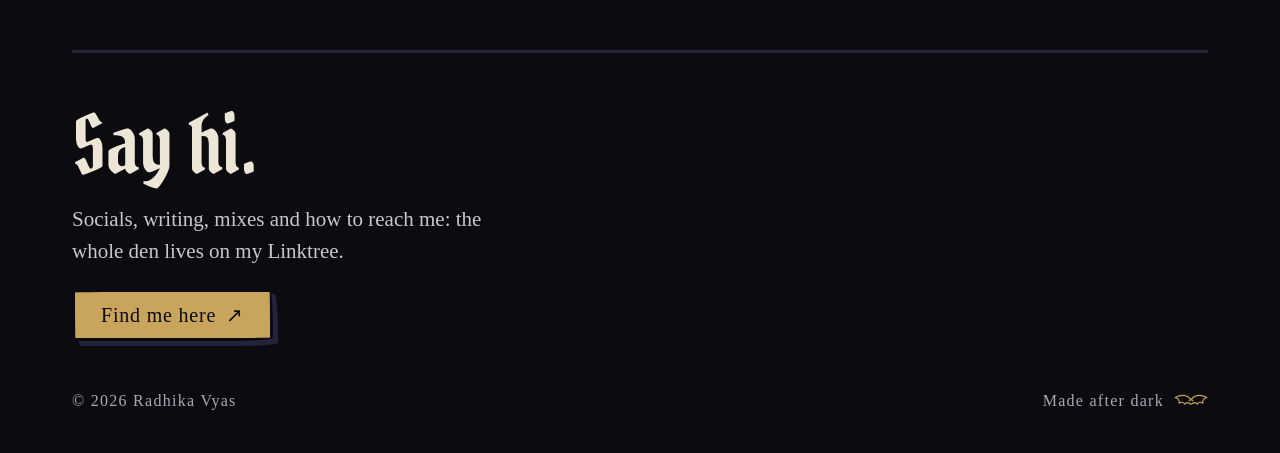
<file: research.html>
<!doctype html>
<html lang="en">
<head>
<meta charset="utf-8">
<meta name="viewport" content="width=device-width, initial-scale=1">
<title>Radhika Vyas | Research</title>
<meta name="description" content="Research by Radhika Vyas on environment and health, care and equity, and biology and building things.">
<meta name="theme-color" content="#0B0B10">
<link rel="icon" href="assets/img/favicon.svg" type="image/svg+xml">
<link rel="canonical" href="https://radhika-vyas.github.io/research.html">
<meta property="og:type" content="website">
<meta property="og:title" content="Radhika Vyas | Research">
<meta property="og:description" content="Research by Radhika Vyas on environment and health, care and equity, and biology and building things.">
<meta property="og:url" content="https://radhika-vyas.github.io/research.html">
<meta property="og:image" content="https://radhika-vyas.github.io/assets/img/social-preview.jpg">
<meta name="twitter:card" content="summary_large_image">
<link rel="preconnect" href="https://fonts.googleapis.com">
<link rel="preconnect" href="https://fonts.gstatic.com" crossorigin>
<link href="https://fonts.googleapis.com/css2?family=IM+Fell+English:ital@0;1&amp;family=IM+Fell+English+SC&amp;family=Pirata+One&amp;display=swap" rel="stylesheet">
<link rel="stylesheet" href="assets/css/style.css?v=5">
</head>
<body>
<a class="skip" href="#main">Skip to content</a>
<svg class="grain" aria-hidden="true"><filter id="grain"><feTurbulence type="fractalNoise" baseFrequency="0.8" numOctaves="2" stitchTiles="stitch"/><feColorMatrix type="saturate" values="0"/></filter><rect width="100%" height="100%" filter="url(#grain)"/></svg>
<div class="wrap">
<header class="site-header">
<a class="brand" href="index.html" aria-label="Radhika Vyas, home"><span class="bearbadge"><svg width="46" height="46" viewBox="0 0 120 120" aria-hidden="true"><polygon points="18,116 28,66 60,88 92,66 102,116" fill="#0A0A0A" stroke="#0A0A0A" stroke-width="4" stroke-linejoin="round"/><circle cx="34" cy="34" r="14" fill="#9A7656" stroke="#0A0A0A" stroke-width="4"/><circle cx="86" cy="34" r="14" fill="#9A7656" stroke="#0A0A0A" stroke-width="4"/><ellipse cx="60" cy="60" rx="34" ry="30" fill="#9A7656" stroke="#0A0A0A" stroke-width="4"/><path d="M30 50 Q44 30 60 46 Q76 30 90 50 Q74 42 60 58 Q46 42 30 50 Z" fill="#0A0A0A"/><ellipse cx="60" cy="73" rx="14" ry="10" fill="#EDE4CF" stroke="#0A0A0A" stroke-width="3"/><ellipse cx="60" cy="68" rx="5" ry="3.5" fill="#0A0A0A"/><circle cx="46" cy="61" r="4" fill="#0A0A0A"/><circle cx="74" cy="61" r="4" fill="#0A0A0A"/><path d="M54 76 L56.5 83 L59 76 Z M61 76 L63.5 83 L66 76 Z" fill="#FFFFFF" stroke="#0A0A0A" stroke-width="1.5" stroke-linejoin="round"/></svg></span><span class="display brand-name">Radhika Vyas</span></a>
<nav class="nav" aria-label="Main">
<a class="navlink" href="index.html"><svg class="bat" viewBox="0 0 60 30" aria-hidden="true"><path d="M30 12 C24 4 14 2 2 8 C8 10 10 14 9 18 C13 15 17 16 19 20 C21 16 25 16 30 20 C35 16 39 16 41 20 C43 16 47 15 51 18 C50 14 52 10 58 8 C46 2 36 4 30 12 Z" fill="#0A0A0A" stroke="#C9A45C" stroke-width="2" stroke-linejoin="round"/><circle cx="27.5" cy="13" r="1.6" fill="#C9A45C"/><circle cx="32.5" cy="13" r="1.6" fill="#C9A45C"/></svg>Home</a>
<a class="navlink" href="research.html" aria-current="page"><svg class="bat" viewBox="0 0 60 30" aria-hidden="true"><path d="M30 12 C24 4 14 2 2 8 C8 10 10 14 9 18 C13 15 17 16 19 20 C21 16 25 16 30 20 C35 16 39 16 41 20 C43 16 47 15 51 18 C50 14 52 10 58 8 C46 2 36 4 30 12 Z" fill="#0A0A0A" stroke="#C9A45C" stroke-width="2" stroke-linejoin="round"/><circle cx="27.5" cy="13" r="1.6" fill="#C9A45C"/><circle cx="32.5" cy="13" r="1.6" fill="#C9A45C"/></svg>Research</a>
<a class="navlink" href="words-and-pictures.html"><svg class="bat" viewBox="0 0 60 30" aria-hidden="true"><path d="M30 12 C24 4 14 2 2 8 C8 10 10 14 9 18 C13 15 17 16 19 20 C21 16 25 16 30 20 C35 16 39 16 41 20 C43 16 47 15 51 18 C50 14 52 10 58 8 C46 2 36 4 30 12 Z" fill="#0A0A0A" stroke="#C9A45C" stroke-width="2" stroke-linejoin="round"/><circle cx="27.5" cy="13" r="1.6" fill="#C9A45C"/><circle cx="32.5" cy="13" r="1.6" fill="#C9A45C"/></svg>Words &amp; Pictures</a>
<a class="navlink" href="crates.html"><svg class="bat" viewBox="0 0 60 30" aria-hidden="true"><path d="M30 12 C24 4 14 2 2 8 C8 10 10 14 9 18 C13 15 17 16 19 20 C21 16 25 16 30 20 C35 16 39 16 41 20 C43 16 47 15 51 18 C50 14 52 10 58 8 C46 2 36 4 30 12 Z" fill="#0A0A0A" stroke="#C9A45C" stroke-width="2" stroke-linejoin="round"/><circle cx="27.5" cy="13" r="1.6" fill="#C9A45C"/><circle cx="32.5" cy="13" r="1.6" fill="#C9A45C"/></svg>The Crates</a>
</nav>
</header>
<main id="main">
<section class="res-hero">
<div class="page-intro">
<p class="sc accent">Research &amp; science</p>
<h1 class="display page-title">The Lab<br><span class="accent">Notebook</span></h1>
<p class="lede">I'm drawn to questions about how our surroundings shape our health: the air we breathe, the ground we play on, the systems we're cared for in. And who ends up carrying the weight of it.</p>
<p class="note">Project names are kept general out of respect for collaborators and work that's still in progress.</p>
</div>
<div class="flask" aria-hidden="true">
<svg width="200" height="200" viewBox="0 0 64 64" fill="none" stroke="#C9A45C" stroke-width="1.6" stroke-linecap="round" stroke-linejoin="round" style="transform: rotate(-8deg)"><path d="M24 8 H40 M28 8 V22 L13 50 Q11 56 18 56 H46 Q53 56 51 50 L36 22 V8"/><path d="M17 43 Q24 39 32 43 T47 43" stroke="#ECE6D6"/><circle cx="27" cy="49" r="2.2" fill="#C9A45C" stroke="none"/><circle cx="36" cy="47" r="1.6" fill="#C9A45C" stroke="none"/><circle cx="31" cy="33" r="1.3" fill="#ECE6D6" stroke="none"/><circle cx="34" cy="27" r="1" fill="#ECE6D6" stroke="none"/><path d="M44 10 l3 -3 M48 14 l4 -1 M46 6 l1 -4" stroke="#ECE6D6"/></svg>
</div>
</section>

<section class="chapter">
<div class="chapter-head"><span class="display num">I.</span><h2 class="display">Environment &amp; the Body</h2></div>
<div class="card-grid">
<article class="rcard">
<span class="pill">In progress</span>
<h3 class="display">What the Air Takes</h3>
<p>How long-term air pollution may shape who ends up needing a new organ, and what happens to them while they wait for one.</p>
<ul class="tags"><li>Epidemiology</li><li>Survival analysis</li><li>Environmental exposure</li></ul>
</article>
<article class="rcard">
<span class="pill">Ongoing</span>
<h3 class="display">Hot Ground</h3>
<p>How heat builds up on different playing surfaces and what that means for kids and athletes, shaped together with the communities who actually play on them.</p>
<ul class="tags"><li>Community-based research</li><li>Surveys</li><li>Heat &amp; health</li></ul>
</article>
<article class="rcard">
<span class="pill">Manuscript in progress</span>
<h3 class="display">Where Athletes Fall</h3>
<p>Comparing injury patterns across the surfaces people play sports on, using national injury surveillance data.</p>
<ul class="tags"><li>Injury epidemiology</li><li>Sports health</li></ul>
</article>
</div>
</section>

<section class="chapter">
<div class="chapter-head"><span class="display num">II.</span><h2 class="display">Care, Community &amp; Equity</h2></div>
<div class="card-grid">
<article class="rcard">
<span class="pill">Presented</span>
<h3 class="display">Two Countries, One Beginning</h3>
<p>Comparing prenatal care, birth practices and maternal outcomes in the U.S. and India, through an international student collaboration.</p>
<ul class="tags"><li>Maternal health</li><li>Global health</li></ul>
</article>
<article class="rcard">
<span class="pill">Completed</span>
<h3 class="display">Every Kid Counts</h3>
<p>Research and strategy supporting diversity, inclusion and development in pediatric care.</p>
<ul class="tags"><li>Health equity</li><li>Pediatrics</li></ul>
</article>
<article class="rcard">
<span class="pill">Completed</span>
<h3 class="display">The Waiting Room</h3>
<p>How leadership priorities and policy choices relate to long emergency-room wait times.</p>
<ul class="tags"><li>Health policy</li><li>Emergency care</li></ul>
</article>
<article class="rcard">
<span class="pill">Completed</span>
<h3 class="display">Pocket-Sized Help</h3>
<p>Pocket cards of crisis lines and mental health resources for students, plus advocacy for better access in under-resourced schools.</p>
<ul class="tags"><li>Youth mental health</li><li>Advocacy</li></ul>
</article>
<article class="rcard">
<span class="pill">Shared as a talk</span>
<h3 class="display">Logged On, Less Alone</h3>
<p>How online gaming communities can become real sources of social support and ease isolation.</p>
<ul class="tags"><li>Medical humanities</li><li>Social health</li></ul>
</article>
</div>
</section>

<section class="chapter">
<div class="chapter-head"><span class="display num">III.</span><h2 class="display">Biology &amp; Building Things</h2></div>
<div class="card-grid">
<article class="rcard">
<span class="pill">Presented</span>
<h3 class="display">Editing Out a Virus</h3>
<p>A deep review of how CRISPR gene editing is being explored as a targeted antiviral therapy for HIV.</p>
<ul class="tags"><li>Infectious disease</li><li>Gene editing</li></ul>
</article>
<article class="rcard">
<span class="pill">Completed</span>
<h3 class="display">A Better Connection</h3>
<p>Designing and 3D-printing a prototype sleeve to help prosthetic limbs read nerve signals more reliably.</p>
<ul class="tags"><li>Bioengineering</li><li>3D printing</li><li>Materials</li></ul>
</article>
</div>
</section>

<section class="drip-panel">
<div class="panel">
<h2 class="display">The Toolbox</h2>
<dl>
<div><dt class="sc">Analysis</dt><dd>R, SAS and Python, plus survival analysis</dd></div>
<div><dt class="sc">With people</dt><dd>Surveys, qualitative analysis and community engagement</dd></div>
<div><dt class="sc">Making things</dt><dd>3D modeling and printing, Arduino and code</dd></div>
<div><dt class="sc">Languages</dt><dd>English, Gujarati, Hindi and French</dd></div>
</dl>
</div>
<svg class="drip" aria-hidden="true" viewBox="0 0 1200 70" preserveAspectRatio="none"><path d="M0 0 H1200 V10 Q1150 10 1140 22 Q1134 52 1126 22 Q1118 10 1040 12 Q1012 14 1008 30 Q1002 66 994 30 Q990 14 900 10 Q760 8 742 18 Q736 40 728 18 Q720 8 600 10 Q470 12 452 24 Q446 60 438 24 Q432 12 330 10 Q230 8 214 16 Q208 34 200 16 Q192 8 110 10 Q70 12 62 26 Q56 48 50 26 Q44 10 0 10 Z"/></svg>
</section>
</main>
<footer class="site-footer">
<div class="footer-main">
<h2 class="display">Say hi.</h2>
<p>Socials, writing, mixes and how to reach me: the whole den lives on my Linktree.</p>
<a class="btn" href="https://linktr.ee/radhikavyas" target="_blank" rel="noopener">Find me here <span aria-hidden="true">↗</span></a>
</div>
<div class="footer-meta sc">
<span>© 2026 Radhika Vyas</span>
<span>Made after dark <svg class="" width="34" height="17" viewBox="0 0 60 30" aria-hidden="true"><path d="M30 12 C24 4 14 2 2 8 C8 10 10 14 9 18 C13 15 17 16 19 20 C21 16 25 16 30 20 C35 16 39 16 41 20 C43 16 47 15 51 18 C50 14 52 10 58 8 C46 2 36 4 30 12 Z" fill="#0A0A0A" stroke="#C9A45C" stroke-width="2" stroke-linejoin="round"/><circle cx="27.5" cy="13" r="1.6" fill="#C9A45C"/><circle cx="32.5" cy="13" r="1.6" fill="#C9A45C"/></svg></span>
</div>
</footer>
</div>
<script src="assets/js/main.js?v=4"></script>
</body>
</html>
</file>
<file: assets/css/style.css>
/* Radhika Vyas: Midnight & Antique Gold */
:root {
  --bg: #0B0B10;
  --text: #ECE6D6;
  --accent: #C9A45C;
  --accent-deep: #24233B;
  --accent-dark: #15142A;
  --btn: #C9A45C;
  --btn-hover: #DDB96F;
  --btn-text: #0B0B10;
  --moon: #D9C08A;
  --crater: #C2A56C;
  --glow: rgba(217, 192, 138, .28);
  --on-deep: #E3CD95;
  --card: #121219;
  --rule: #2A2A3A;
  --muted: #ABA8B4;
  --muted2: #CAC6CF;
  --hatch: #15151D;
  --wobble: 255px 18px 225px 18px / 18px 225px 18px 255px;
}

*, *::before, *::after { box-sizing: border-box; }
html { scroll-behavior: smooth; }
body {
  margin: 0;
  background: var(--bg);
  color: var(--text);
  font-family: 'IM Fell English', Georgia, serif;
  font-size: 18px;
  line-height: 1.5;
  -webkit-font-smoothing: antialiased;
  overflow-x: hidden;
}
img { max-width: 100%; display: block; }
a { color: var(--accent); }
a:hover { color: var(--text); }
:focus-visible { outline: 3px solid var(--accent); outline-offset: 3px; }
h1, h2, h3, p { margin: 0; }

.skip {
  position: absolute; left: -9999px; top: 10px; z-index: 300;
  background: var(--accent); color: var(--bg); padding: 10px 16px; text-decoration: none;
}
.skip:focus { left: 16px; }

.grain {
  position: fixed; inset: 0; width: 100%; height: 100%;
  pointer-events: none; opacity: .12; z-index: 90; mix-blend-mode: screen;
}

.wrap { max-width: 1200px; margin: 0 auto; padding: 0 32px; position: relative; }

.display { font-family: 'Pirata One', serif; font-weight: 400; line-height: .92; }
.sc { font-family: 'IM Fell English SC', serif; font-size: 17px; letter-spacing: .08em; }
.accent { color: var(--accent); }
.muted { color: var(--muted); }

/* ---------- Header ---------- */
.site-header {
  display: flex; flex-wrap: wrap; align-items: center; justify-content: space-between;
  gap: 16px; padding: 20px 0;
}
.brand { display: flex; align-items: center; gap: 12px; color: var(--text); text-decoration: none; min-height: 44px; }
.brand:hover { color: var(--accent); }
.bearbadge {
  display: inline-flex; flex: none; width: 52px; height: 52px; border-radius: 50%;
  background: var(--accent-deep); align-items: center; justify-content: center;
  transition: transform .35s;
}
.brand:hover .bearbadge { transform: rotate(-12deg) scale(1.06); }
.brand-name { font-size: 34px; }

.nav { display: flex; flex-wrap: wrap; gap: 2px; }
.navlink {
  position: relative; display: inline-flex; align-items: center; min-height: 44px; padding: 0 14px;
  color: var(--text); text-decoration: none;
  font-family: 'IM Fell English SC', serif; font-size: 19px; letter-spacing: .06em;
}
.navlink:hover { color: var(--accent); }
.navlink .bat {
  position: absolute; left: 50%; top: -6px; width: 28px; height: 14px; margin-left: -14px;
  opacity: 0; transform: translateY(10px) scale(.4); transition: opacity .25s, transform .25s;
}
.navlink:hover .bat, .navlink:focus-visible .bat {
  opacity: 1; transform: translateY(0) scale(1); animation: flap .28s ease-in-out infinite alternate;
}
.navlink[aria-current="page"] { color: var(--accent); }
.navlink[aria-current="page"]::after {
  content: ''; position: absolute; left: 14px; right: 14px; bottom: 6px; height: 3px;
  background: var(--accent); border-radius: var(--wobble);
}
@keyframes flap { to { transform: translateY(-3px) scaleY(.6); } }

/* ---------- Buttons ---------- */
.btn {
  display: inline-flex; align-items: center; gap: 10px; min-height: 52px; padding: 0 26px;
  background: var(--btn); color: var(--btn-text); text-decoration: none; cursor: pointer;
  font-family: 'IM Fell English SC', serif; font-size: 20px; letter-spacing: .04em;
  border: 3px solid var(--bg); border-radius: var(--wobble);
  box-shadow: 5px 5px 0 var(--accent-deep);
  transition: transform .18s, box-shadow .18s, background .18s;
}
.btn:hover { color: var(--btn-text); background: var(--btn-hover); transform: translate(-2px, -2px) rotate(-1.5deg); box-shadow: 8px 8px 0 var(--accent-deep); }
.btn-ghost { background: var(--bg); color: var(--text); border-color: var(--accent); box-shadow: 5px 5px 0 #000; }
.btn-ghost:hover { color: var(--text); background: var(--accent-dark); }
.btn-sm { min-height: 46px; font-size: 18px; padding: 0 22px; }
.btn-row { display: flex; flex-wrap: wrap; gap: 18px; }

/* ---------- Page intro ---------- */
.page-intro { padding: 80px 0 72px; display: flex; flex-direction: column; gap: 22px; }
.page-title { font-size: clamp(76px, 11vw, 168px); }
.lede { font-size: 24px; line-height: 1.5; max-width: 640px; }

/* ---------- Bats & bobbing ---------- */
.bob  { animation: bob 3.2s ease-in-out infinite; }
.bob2 { animation: bob 2.6s ease-in-out -1s infinite; }
.bob3 { animation: bob 3.8s ease-in-out -2s infinite; }
@keyframes bob { 0%, 100% { transform: translateY(0) rotate(-6deg); } 50% { transform: translateY(-12px) rotate(4deg); } }

.divider { display: flex; align-items: center; gap: 18px; padding-bottom: 88px; }
.divider .line { flex: 1; height: 3px; background: var(--rule); border-radius: var(--wobble); }

/* ---------- Home: hero ---------- */
.hero { display: flex; flex-wrap: wrap; gap: 64px; align-items: center; padding: 72px 0 96px; }
.hero-text { flex: 999 1 520px; min-width: 0; display: flex; flex-direction: column; gap: 26px; }
.hero-title { font-size: clamp(88px, 13vw, 200px); }
.tagline { font-size: 32px; font-style: italic; line-height: 1.25; }
.hero-art { flex: 1 1 320px; position: relative; max-width: 420px; margin: 0 auto; padding: 40px 30px 0; }
.moon {
  position: absolute; top: 0; right: 0; width: 150px; height: 150px; border-radius: 50%;
  background: var(--moon); box-shadow: 0 0 80px var(--glow);
}
.moon span { position: absolute; border-radius: 50%; background: var(--crater); }
.moon span:nth-child(1) { top: 34px; left: 40px; width: 26px; height: 22px; }
.moon span:nth-child(2) { top: 84px; left: 88px; width: 18px; height: 16px; }
.moon span:nth-child(3) { top: 96px; left: 30px; width: 12px; height: 12px; }
.portrait-wrap { position: relative; }
.portrait {
  position: relative; aspect-ratio: 3 / 4; overflow: hidden;
  border-radius: 999px 999px 10px 10px; background: var(--hatch);
  border: 3px solid var(--accent);
  box-shadow: 0 0 0 8px var(--bg), 0 0 0 11px var(--accent-deep), 10px 12px 0 11px var(--accent-deep);
}
.portrait img { width: 100%; height: 100%; object-fit: cover; }
#portrait-now { object-position: 52% 40%; }
#portrait-kid { object-position: 50% 45%; }
.portrait.flash { animation: evolve .8s ease; }
@keyframes evolve {
  0% { filter: brightness(4) saturate(0); }
  40% { filter: brightness(2.2) saturate(0); }
  100% { filter: none; }
}
.portrait-wrap .bat-a { position: absolute; top: 80px; left: -60px; }
.portrait-wrap .bat-b { position: absolute; top: -20px; left: 30px; }
.portrait-wrap .bat-c { position: absolute; top: 130px; right: -40px; }
.sticker {
  position: absolute; left: -40px; bottom: -30px; width: 128px; height: 128px; border-radius: 50%;
  background: var(--accent-deep); border: 3px solid var(--accent); box-shadow: 5px 5px 0 var(--accent-dark);
  display: flex; align-items: center; justify-content: center; transform: rotate(-10deg);
}
.specimen {
  margin-top: 48px; display: flex; flex-direction: column; gap: 10px; align-items: flex-start;
  padding: 18px 20px; background: var(--card); border: 2px solid var(--accent); border-radius: 12px;
  box-shadow: 6px 6px 0 var(--accent-deep);
}
.specimen .sc { font-size: 15px; }
.specimen p { font-size: 20px; line-height: 1.35; }

/* ---------- Home: about ---------- */
.about { display: flex; flex-wrap: wrap; gap: 48px; padding-bottom: 104px; }
.about h2 { flex: 1 1 320px; font-size: 88px; }
.about-body { flex: 999 1 520px; min-width: 0; display: flex; flex-direction: column; gap: 20px; font-size: 23px; line-height: 1.55; }

/* ---------- Home: tarot ---------- */
.section-head { display: flex; flex-wrap: wrap; align-items: baseline; justify-content: space-between; gap: 12px; padding-bottom: 40px; }
.section-head h2 { font-size: 64px; }
.tarot-section { padding-bottom: 120px; }
.tarot-grid { display: grid; grid-template-columns: repeat(auto-fit, minmax(220px, 1fr)); gap: 36px 28px; }
.tarot {
  position: relative; display: flex; flex-direction: column; align-items: center; justify-content: space-between;
  gap: 12px; aspect-ratio: 5 / 8; padding: 34px 20px 26px; text-align: center;
  background: var(--card); color: var(--text); text-decoration: none;
  border: 3px solid var(--accent); border-radius: 140px 140px 16px 16px;
  box-shadow: 6px 6px 0 var(--accent-deep);
  transition: transform .25s, box-shadow .25s, background .25s;
}
.tarot::before {
  content: ''; position: absolute; inset: 9px; pointer-events: none;
  border: 1.5px solid var(--accent-deep); border-radius: 130px 130px 10px 10px;
}
.tarot:hover { color: var(--text); background: var(--accent-dark); box-shadow: 10px 12px 0 #000; transform: translateY(-10px) rotate(0deg); }
.tarot:nth-child(1) { transform: rotate(-3deg); }
.tarot:nth-child(2) { transform: rotate(2deg); }
.tarot:nth-child(3) { transform: rotate(-1.5deg); }
.tarot:nth-child(4) { transform: rotate(3deg); }
.tarot:nth-child(n):hover { transform: translateY(-10px) rotate(0deg); }
.tarot .numeral { font-size: 22px; color: var(--accent); }
.tarot .name { font-size: 40px; }
.tarot .blurb { font-size: 17px; line-height: 1.4; color: var(--muted2); }
.tarot-text { display: flex; flex-direction: column; gap: 6px; }

/* ---------- Drip panels (Currently / Toolbox) ---------- */
.drip-panel { position: relative; margin-bottom: 150px; }
.drip-panel .panel {
  background: var(--accent-deep); padding: 48px 44px 28px; display: flex; flex-wrap: wrap; gap: 40px;
  border-radius: 22px 22px 0 0;
}
.drip-panel h2 { flex: 1 1 220px; font-size: 72px; }
.drip-panel dl { flex: 999 1 520px; min-width: 0; margin: 0; display: grid; grid-template-columns: repeat(auto-fit, minmax(240px, 1fr)); gap: 26px 40px; }
.drip-panel dt { color: var(--on-deep); padding-bottom: 4px; }
.drip-panel dd { margin: 0; font-size: 22px; line-height: 1.35; }
.drip { display: block; width: 100%; height: 70px; fill: var(--accent-deep); }

/* ---------- Footer ---------- */
.site-footer {
  border-top: 3px solid var(--accent-deep); padding: 56px 0 40px;
  display: flex; flex-wrap: wrap; gap: 24px 40px; justify-content: space-between;
}
.footer-main { display: flex; flex-direction: column; gap: 22px; align-items: flex-start; }
.footer-main h2 { font-size: 80px; }
.footer-main p { font-size: 21px; max-width: 460px; color: var(--muted2); }
.footer-meta {
  flex-basis: 100%; display: flex; flex-wrap: wrap; gap: 12px; justify-content: space-between;
  color: var(--muted); padding-top: 24px; font-size: 16px;
}
.footer-meta span { display: inline-flex; align-items: center; gap: 10px; }

/* ---------- Research ---------- */
.res-hero { display: flex; flex-wrap: wrap; gap: 48px; align-items: flex-end; padding: 80px 0 72px; }
.res-hero .page-intro { padding: 0; flex: 999 1 560px; min-width: 0; }
.res-hero .flask { flex: 1 1 220px; display: flex; justify-content: center; }
.note { font-size: 18px; font-style: italic; color: var(--muted); max-width: 640px; }
.chapter { padding-bottom: 88px; }
.chapter-head {
  display: flex; flex-wrap: wrap; align-items: baseline; gap: 18px;
  padding-bottom: 32px; border-bottom: 2px solid var(--rule); margin-bottom: 36px;
}
.chapter-head .num { font-size: 72px; color: var(--accent); }
.chapter-head h2 { font-size: 56px; }
.card-grid { display: grid; grid-template-columns: repeat(auto-fit, minmax(300px, 1fr)); gap: 28px; }
.rcard {
  display: flex; flex-direction: column; gap: 14px; padding: 28px 26px 26px;
  background: var(--card); border: 2px solid var(--rule); border-radius: 16px;
  box-shadow: 6px 6px 0 var(--accent-deep); transition: transform .22s, border-color .22s, box-shadow .22s;
}
.rcard:hover { transform: translate(-3px, -4px) rotate(-.6deg); border-color: var(--accent); box-shadow: 10px 10px 0 var(--accent-deep); }
.rcard h3 { font-size: 38px; }
.rcard p { font-size: 19px; line-height: 1.5; color: var(--muted2); flex: 1; }
.pill {
  display: inline-flex; align-items: center; gap: 8px; align-self: flex-start; padding: 4px 12px;
  border: 1.5px solid var(--accent); border-radius: 999px; color: var(--accent);
  font-family: 'IM Fell English SC', serif; font-size: 15px; letter-spacing: .06em;
}
.pill::before { content: ''; width: 7px; height: 7px; border-radius: 50%; background: var(--accent); }
.tags { display: flex; flex-wrap: wrap; gap: 8px; margin: 0; padding: 0; list-style: none; }
.tags li { padding: 3px 11px; border: 1.5px solid var(--rule); border-radius: var(--wobble); color: var(--muted2);
  font-family: 'IM Fell English SC', serif; font-size: 15px; letter-spacing: .05em; }
.rcard:hover .tags li { border-color: var(--accent-deep); }

/* ---------- Words & Pictures ---------- */
.words { display: flex; flex-wrap: wrap; gap: 56px; padding-bottom: 104px; }
.words-arch { flex: 1 1 300px; max-width: 360px; }
.words-arch .arch {
  aspect-ratio: 3 / 4; border-radius: 999px 999px 10px 10px; background: var(--accent-deep);
  border: 3px solid var(--accent);
  box-shadow: 0 0 0 8px var(--bg), 0 0 0 11px var(--accent-deep), 10px 12px 0 11px var(--accent-deep);
  display: flex; flex-direction: column; align-items: center; justify-content: center; gap: 18px;
}
.words-body { flex: 999 1 520px; min-width: 0; display: flex; flex-direction: column; gap: 22px; }
.words-body h2 { font-size: 72px; }
.quote { font-size: 24px; line-height: 1.45; font-style: italic; max-width: 620px; }
.words-body .desc { font-size: 21px; line-height: 1.55; max-width: 620px; }
.posts { padding-top: 18px; }
.posts-head { color: var(--muted); padding-bottom: 6px; border-bottom: 2px solid var(--rule); }
.post {
  display: flex; flex-wrap: wrap; align-items: baseline; gap: 8px 28px; padding: 26px 8px;
  border-bottom: 2px solid var(--rule); color: var(--text); text-decoration: none;
  transition: background .2s, padding .2s;
}
.post:hover { color: var(--text); background: var(--accent-dark); padding-left: 20px; }
.post .day { font-size: 34px; color: var(--accent); min-width: 120px; }
.post .post-body { flex: 999 1 300px; display: flex; flex-direction: column; gap: 6px; }
.post .post-title { font-size: 34px; line-height: 1; }
.post .hook { font-size: 18px; line-height: 1.45; color: var(--muted2); }
.post .date { font-size: 14px; color: var(--muted); }
.post:hover .go { color: var(--accent); }

.gallery-section { padding-bottom: 140px; }
.gallery-head { display: flex; flex-wrap: wrap; align-items: flex-end; justify-content: space-between; gap: 20px; padding-bottom: 48px; }
.gallery-head h2 { font-size: 72px; }
.tabs { display: flex; flex-wrap: wrap; gap: 10px; }
.tab {
  min-height: 46px; padding: 0 22px; background: transparent; color: var(--text); cursor: pointer;
  border: 2px solid var(--rule); border-radius: var(--wobble);
  font-family: 'IM Fell English SC', serif; font-size: 19px; letter-spacing: .05em;
  transition: border-color .2s, background .2s;
}
.tab:hover { border-color: var(--accent); }
.tab[aria-pressed="true"] { background: var(--accent); color: var(--bg); border-color: var(--accent); }
.gallery { display: grid; grid-template-columns: repeat(auto-fill, minmax(300px, 1fr)); gap: 48px 36px; }
.photo { margin: 0; }
.photo[hidden] { display: none; }
.frame {
  position: relative; display: block; width: 100%; padding: 10px 10px 16px; text-align: left; font: inherit;
  background: var(--card); color: var(--text); cursor: zoom-in;
  border: 2px solid var(--accent); border-radius: 6px; box-shadow: 6px 6px 0 var(--accent-deep);
  transition: transform .25s, box-shadow .25s;
}
.frame::before {
  content: ''; position: absolute; top: -12px; left: 50%; width: 84px; height: 24px; margin-left: -42px;
  background: rgba(201, 164, 92, .38); transform: rotate(-4deg); z-index: 2;
}
.photo:nth-child(4n+1) .frame { transform: rotate(-2deg); }
.photo:nth-child(4n+2) .frame { transform: rotate(1.5deg); }
.photo:nth-child(4n+3) .frame { transform: rotate(-1deg); }
.photo:nth-child(4n+4) .frame { transform: rotate(2.2deg); }
.photo .frame:hover { transform: translateY(-8px) rotate(0deg) scale(1.02); box-shadow: 10px 12px 0 var(--accent-deep); }
.frame img { width: 100%; aspect-ratio: 3 / 2; object-fit: cover; background: var(--hatch); }
.frame .cap { display: block; padding-top: 12px; font-size: 18px; line-height: 1.35; font-style: italic; color: var(--muted2); }

.lightbox {
  position: fixed; inset: 0; z-index: 100; background: rgba(6, 6, 10, .95);
  display: flex; flex-direction: column; align-items: center; justify-content: center; gap: 20px; padding: 24px;
}
.lightbox[hidden] { display: none; }
.lightbox img {
  max-width: min(1100px, 100%); max-height: 72vh; object-fit: contain;
  border: 3px solid var(--accent); box-shadow: 0 0 0 8px var(--bg), 0 0 0 11px var(--accent-deep);
}
.lb-controls { display: flex; align-items: center; gap: 24px; flex-wrap: wrap; justify-content: center; }
.lb-text { display: flex; flex-direction: column; align-items: center; gap: 6px; width: min(560px, 60vw); text-align: center; }
.lb-cap { font-size: 24px; line-height: 1.3; font-style: italic; }
.lb-count { font-size: 15px; color: var(--muted); }
.lbbtn {
  display: inline-flex; align-items: center; justify-content: center; width: 56px; height: 56px; flex: none;
  border-radius: 50%; background: var(--bg); color: var(--accent); border: 2px solid var(--accent); cursor: pointer;
  transition: background .2s, color .2s;
}
.lbbtn:hover { background: var(--accent); color: var(--bg); }
.lb-close { position: absolute; top: 20px; right: 20px; }

/* ---------- The Crates ---------- */
.crates-hero { display: flex; flex-wrap: wrap; gap: 48px; align-items: center; padding: 72px 0; }
.crates-hero .page-intro { padding: 0; flex: 999 1 560px; min-width: 0; }
.dj { flex: 1 1 260px; display: flex; flex-direction: column; align-items: center; gap: 14px; }
.dj-moon {
  position: relative; width: 210px; height: 210px; border-radius: 50%; background: var(--moon);
  box-shadow: 0 0 80px var(--glow); display: flex; align-items: center; justify-content: center;
}
.dj-moon .bob { position: absolute; top: 4px; right: -26px; }
.dj-name { font-size: 40px; }

.deck {
  display: flex; flex-wrap: wrap; gap: 48px; align-items: center; padding: 40px; margin-bottom: 72px;
  background: var(--accent-dark); border: 2px solid var(--rule); border-radius: 24px;
}
.deck-left { flex: 1 1 300px; display: flex; justify-content: center; }
.deck-right { flex: 999 1 420px; min-width: 0; display: flex; flex-direction: column; gap: 18px; }
.deck-title { font-size: 72px; }
.deck-sub { font-size: 36px; color: var(--accent); }
.deck-sub:empty { display: none; }
.vibes { display: flex; flex-wrap: wrap; gap: 10px; padding: 0; margin: 0; list-style: none; }
.vibes li {
  padding: 6px 14px; border: 1.5px solid var(--accent); border-radius: var(--wobble);
  color: var(--on-deep); font-family: 'IM Fell English SC', serif; font-size: 16px; letter-spacing: .06em;
}
.spotify { margin-top: 8px; min-height: 352px; border-radius: 12px; overflow: hidden; background: #0F0F16; }
.spotify iframe { display: block; width: 100%; height: 352px; border: 0; border-radius: 12px; }

.plinth {
  position: relative; width: min(380px, 100%); aspect-ratio: 1 / 1; background: #15151D;
  border: 2px solid var(--rule); border-radius: 20px; box-shadow: 8px 8px 0 #000;
}
.platter { position: absolute; left: 6%; top: 8%; width: 76%; aspect-ratio: 1 / 1; border-radius: 50%; background: #0B0B10; box-shadow: 0 0 0 3px #2A2A3A; }
.record { position: absolute; inset: 5%; border-radius: 50%; background: repeating-radial-gradient(circle at 50% 50%, #0B0B10 0 2px, #1B1B26 2px 4px); }
.record.spin { animation: spin 2.2s linear infinite; }
@keyframes spin { to { transform: rotate(360deg); } }
.disc-label { position: absolute; inset: 32%; border-radius: 50%; border: 3px solid #0B0B10; }
.spindle { position: absolute; left: 50%; top: 50%; width: 10px; height: 10px; margin: -5px 0 0 -5px; border-radius: 50%; background: #0B0B10; box-shadow: 0 0 0 2px var(--accent); }
.arm { position: absolute; top: 5%; right: 7%; width: 9%; height: 66%; transform-origin: 50% 6%; transform: rotate(-8deg); transition: transform .7s ease; }
.arm svg { width: 100%; height: 100%; }
.arm.on { transform: rotate(24deg); }
.knobs { position: absolute; right: 9%; bottom: 8%; display: flex; flex-direction: column; gap: 10px; }
.knobs span { width: 22px; height: 22px; border-radius: 50%; background: #0B0B10; border: 2px solid #2A2A3A; }
.knobs span:first-child { border-color: var(--accent); }

.art-1 { background: radial-gradient(circle at 70% 28%, #E3CD95 0 15%, transparent 16%), radial-gradient(circle at 26% 78%, #3A3960 0 34%, transparent 35%), #24233B; }
.art-2 { background: repeating-linear-gradient(0deg, #C9A45C 0 5px, #0B0B10 5px 18px); }
.art-3 { background: conic-gradient(#24233B 0 25%, #0B0B10 0 50%, #24233B 0 75%, #0B0B10 0) 0 0 / 25% 25%; }
.art-4 { background: repeating-radial-gradient(circle at 50% 50%, #C9A45C 0 3px, #15142A 3px 15px); }

.crate-section { padding-bottom: 150px; }
.crate-head { display: flex; flex-wrap: wrap; align-items: baseline; justify-content: space-between; gap: 12px; padding-bottom: 8px; }
.crate-head h2 { font-size: 64px; }
.crate { display: grid; grid-template-columns: repeat(auto-fill, minmax(180px, 1fr)); gap: 0 24px; padding: 0 20px; }
.slot { position: relative; padding-top: 72px; }
.sleeve-btn { position: relative; display: block; width: 100%; aspect-ratio: 1 / 1; padding: 0; border: 0; background: none; cursor: pointer; font: inherit; color: inherit; }
.vinyl {
  position: absolute; left: 6%; right: 6%; top: 0; aspect-ratio: 1 / 1; border-radius: 50%; z-index: 0;
  background: repeating-radial-gradient(circle at 50% 50%, #0B0B10 0 2px, #1B1B26 2px 4px);
  box-shadow: 0 0 0 2px #2A2A3A; transition: transform .45s cubic-bezier(.3, 1.4, .5, 1);
}
.vinyl::after { content: ''; position: absolute; inset: 34%; border-radius: 50%; background: var(--accent); }
.sleeve-btn:hover .vinyl, .sleeve-btn:focus-visible .vinyl { transform: translateY(-30%); }
.sleeve-btn[aria-pressed="true"] .vinyl { transform: translateY(-36%) rotate(40deg); }
.sleeve { position: absolute; inset: 0; z-index: 1; overflow: hidden; border: 3px solid var(--bg); border-radius: 6px; box-shadow: 6px 6px 0 #000; transition: transform .25s; }
.sleeve-btn:hover .sleeve { transform: rotate(-1.5deg); }
.sleeve-btn[aria-pressed="true"] .sleeve { box-shadow: 0 0 0 3px var(--accent), 6px 6px 0 #000; }
.plate {
  position: absolute; left: 10px; right: 10px; bottom: 10px; display: flex; flex-direction: column; gap: 2px;
  padding: 10px 12px; background: var(--bg); border: 1.5px solid var(--accent); text-align: left;
}
.plate .sc { font-size: 13px; color: var(--accent); }
.plate .display { font-size: 26px; line-height: 1; }
.slot-empty {
  aspect-ratio: 1 / 1; border: 2px dashed var(--rule); border-radius: 6px;
  display: flex; flex-direction: column; align-items: center; justify-content: center; gap: 8px; text-align: center; padding: 16px;
}
.crate-lip {
  position: relative; z-index: 3; margin-top: -64px; padding: 22px 28px; background: var(--accent-dark);
  border-top: 3px solid var(--accent); border-radius: 0 0 18px 18px; box-shadow: 8px 8px 0 #000;
  display: flex; flex-wrap: wrap; justify-content: space-between; gap: 10px;
}

/* ---------- 404 ---------- */
.lost { min-height: 70vh; display: flex; flex-direction: column; align-items: flex-start; justify-content: center; gap: 24px; padding: 60px 0; }

/* ---------- Small screens ---------- */
@media (max-width: 700px) {
  .wrap { padding: 0 18px; }
  .site-header { padding: 14px 0; }
  .brand-name { font-size: 28px; }
  .navlink { font-size: 17px; padding: 0 9px; }
  .hero { gap: 56px; padding: 40px 0 72px; }
  .tagline { font-size: 26px; }
  .hero-art { padding: 36px 24px 0; }
  .moon { width: 110px; height: 110px; }
  .portrait-wrap .bat-a { left: -30px; }
  .sticker { left: -16px; bottom: -24px; width: 100px; height: 100px; }
  .sticker svg { width: 80px; height: 80px; }
  .about h2, .footer-main h2 { font-size: 64px; }
  .section-head h2, .gallery-head h2, .words-body h2, .crate-head h2 { font-size: 52px; }
  .drip-panel .panel { padding: 32px 22px 22px; }
  .drip-panel h2 { font-size: 56px; }
  .chapter-head .num { font-size: 56px; }
  .chapter-head h2 { font-size: 44px; }
  .deck { padding: 24px 18px; gap: 32px; }
  .deck-title { font-size: 52px; }
  .crate { padding: 0 4px; gap: 0 18px; grid-template-columns: repeat(auto-fill, minmax(150px, 1fr)); }
  .plate .display { font-size: 21px; }
  .gallery { padding: 0 10px; gap: 44px; }
  .lb-text { width: 100%; order: -1; }
  .lb-cap { font-size: 20px; }
  .lightbox img { max-height: 60vh; }
}

/* ---------- Kodiak Kortex logo ---------- */
.crates-hero .dj { flex: 1 1 380px; }
.kk-badge { width: min(420px, 100%); height: auto; }

/* ---------- The Crates: On Repeat ---------- */
.crate-section { padding-bottom: 110px; }
.repeat-section { padding-bottom: 140px; }
.repeat-section .crate-head { padding-bottom: 32px; }
.repeat-grid { display: grid; grid-template-columns: repeat(auto-fit, minmax(320px, 1fr)); gap: 32px; }
.repeat-card {
  display: flex; flex-direction: column; gap: 12px; padding: 30px 28px 28px;
  background: var(--card); border: 2px solid var(--accent); border-radius: 18px;
  box-shadow: 8px 8px 0 var(--accent-deep);
}
.repeat-title { font-size: 48px; }
.repeat-artist { font-size: 22px; font-style: italic; color: var(--muted2); margin-top: -4px; }
.repeat-card .vibes { margin-bottom: 12px; }
.repeat-player { margin-top: auto; border-radius: 12px; overflow: hidden; background: #0F0F16; }
.repeat-player iframe { display: block; width: 100%; height: 352px; border: 0; border-radius: 12px; }
@media (max-width: 700px) {
  .repeat-grid { grid-template-columns: 1fr; }
  .repeat-card { padding: 22px 18px 20px; }
  .repeat-title { font-size: 40px; }
}

@media (prefers-reduced-motion: reduce) {
  *, *::before, *::after { animation: none !important; transition: none !important; scroll-behavior: auto !important; }
}
[hidden] { display: none !important; }
</file>
